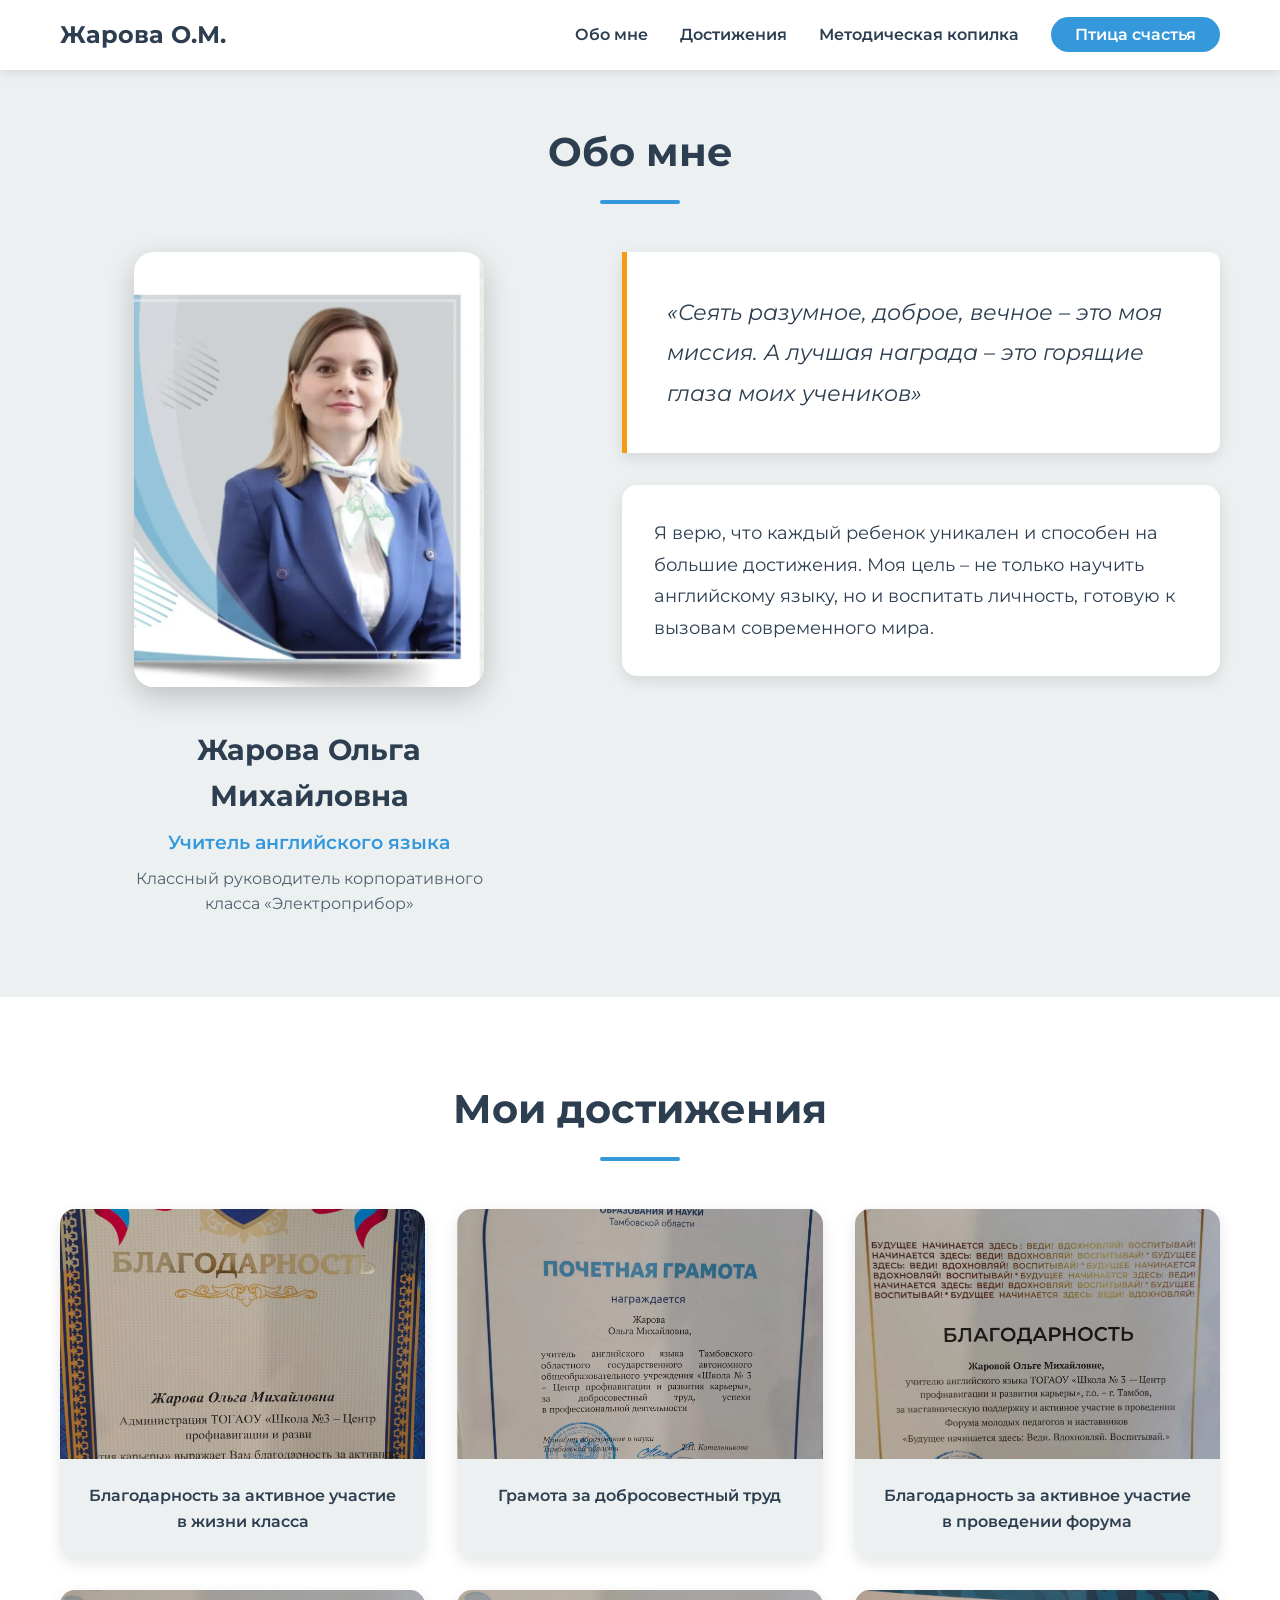
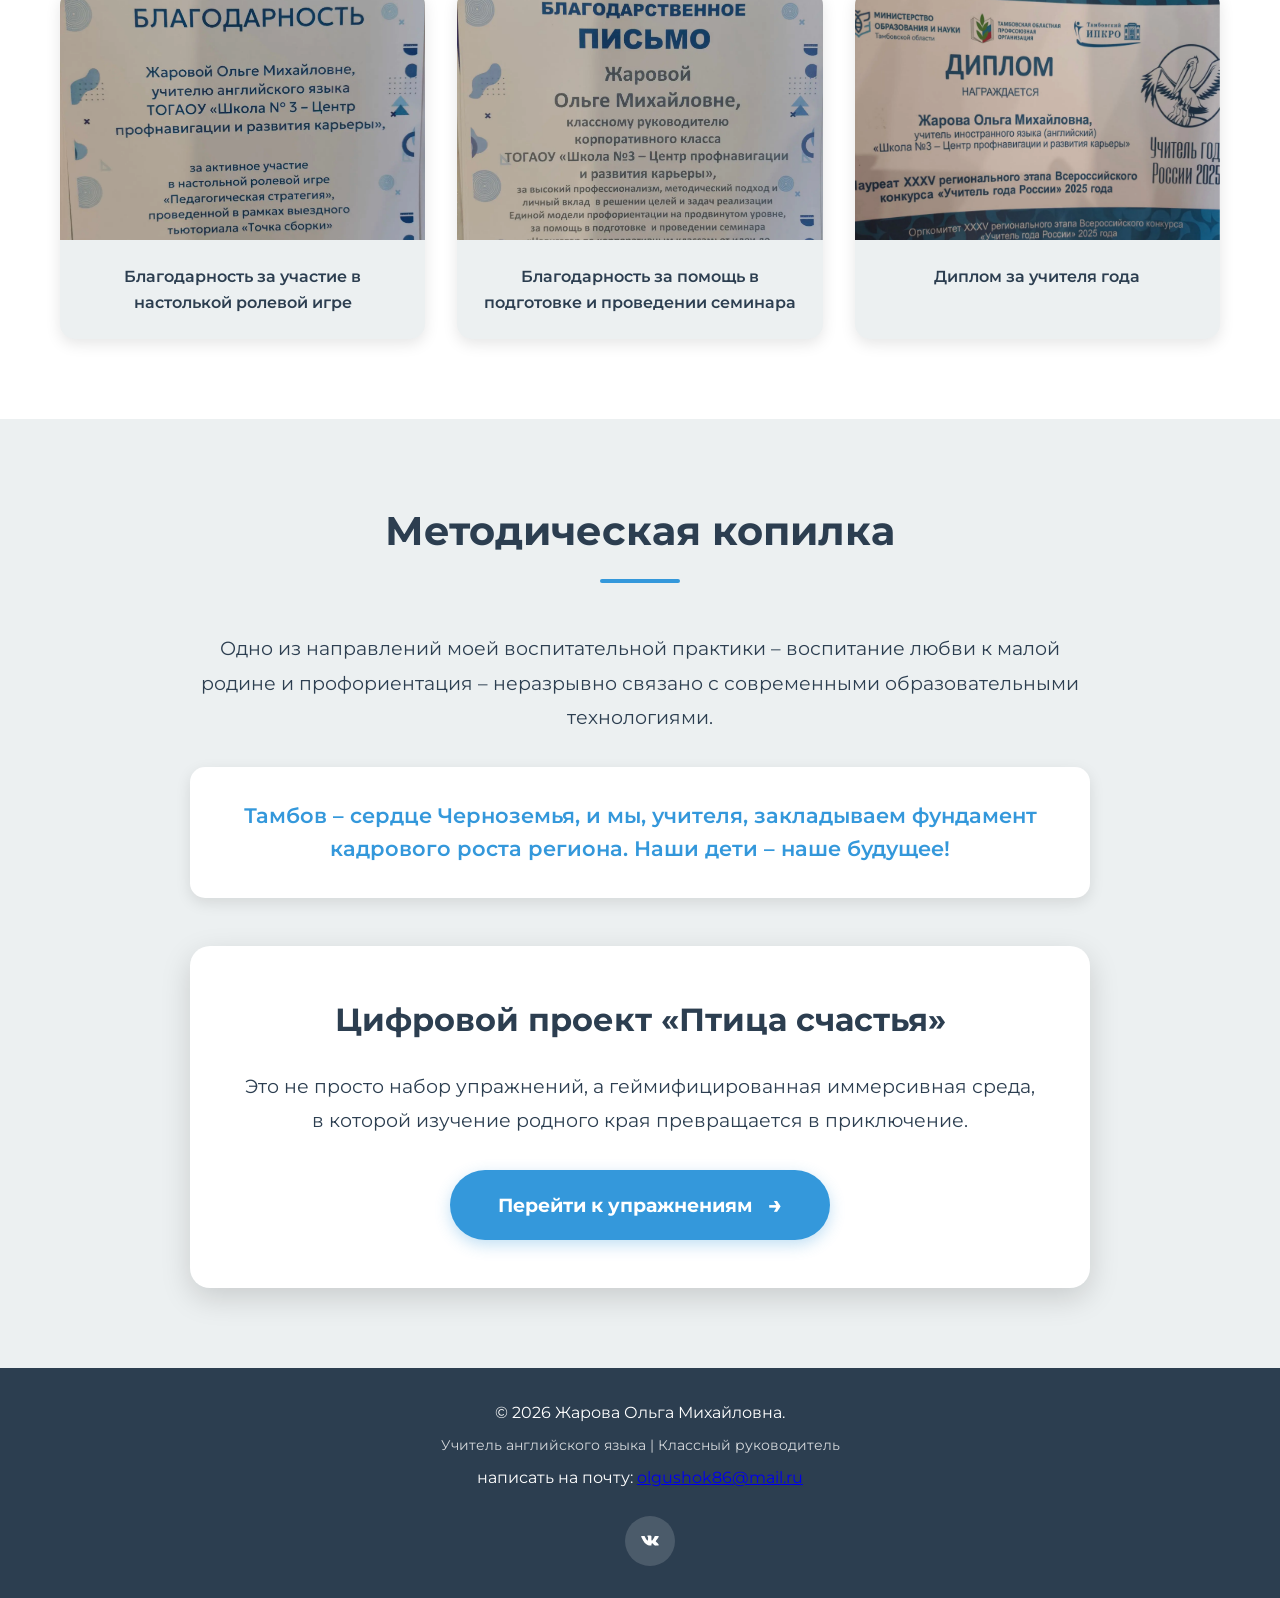
<file: index.html>
<!DOCTYPE html>
<html lang="ru">
<head>
    <meta charset="UTF-8">
    <meta name="viewport" content="width=device-width, initial-scale=1.0">
    <title>Жарова Ольга Михайловна - Учитель английского языка</title>
    <link rel="stylesheet" href="styles.css">
    <link href="https://fonts.googleapis.com/css2?family=Montserrat:wght@300;400;600;700&display=swap" rel="stylesheet">
</head>
<body>
    <!-- Навигация -->
    <nav class="navbar">
        <div class="container">
            <div class="logo">Жарова О.М.</div>
            <ul class="nav-links">
                <li><a href="#about">Обо мне</a></li>
                <li><a href="#achievements">Достижения</a></li>
                <li><a href="#methodology">Методическая копилка</a></li>
                <li><a href="game/index.html" class="game-btn">Птица счастья</a></li>
            </ul>
            <div class="burger">
                <div class="line1"></div>
                <div class="line2"></div>
                <div class="line3"></div>
            </div>
        </div>
    </nav>

    <!-- Раздел Обо мне -->
    <section id="about" class="about-section">
        <div class="container">
            <h2 class="section-title">Обо мне</h2>
            <div class="about-content">
                <div class="about-left">
                    <div class="about-image">
                        <img src="photos/Zharova.jfif" alt="Жарова Ольга Михайловна" class="teacher-photo">
                    </div>
                    <div class="teacher-name-block">
                        <h1 class="teacher-name">Жарова Ольга Михайловна</h1>
                        <p class="teacher-position">Учитель английского языка</p>
                        <p class="teacher-corporate">Классный руководитель корпоративного класса «Электроприбор»</p>
                    </div>
                </div>
                <div class="about-right">
                    <div class="quote-block">
                        <blockquote>
                            «Сеять разумное, доброе, вечное – это моя миссия. 
                            А лучшая награда – это горящие глаза моих учеников»
                        </blockquote>
                    </div>
                    <div class="teacher-info">
                        <p>Я верю, что каждый ребенок уникален и способен на большие достижения. 
                        Моя цель – не только научить английскому языку, но и воспитать личность, 
                        готовую к вызовам современного мира.</p>
                    </div>
                </div>
            </div>
        </div>
    </section>

    <!-- Раздел Достижения -->
    <section id="achievements" class="achievements-section">
        <div class="container">
            <h2 class="section-title">Мои достижения</h2>
            <div class="achievements-grid">
                <div class="achievement-card">
                    <div class="achievement-image">
                        <img src="photos/achievement-1.png" alt="Достижение 1" class="achievement-img" onclick="openLightbox(0)">
                    </div>
                    <p class="achievement-caption">Благодарность за активное участие в жизни класса</p>
                </div>
                <div class="achievement-card">
                    <div class="achievement-image">
                        <img src="photos/achievement-2.png" alt="Достижение 2" class="achievement-img" onclick="openLightbox(1)">
                    </div>
                    <p class="achievement-caption">Грамота за добросовестный труд</p>
                </div>
                <div class="achievement-card">
                    <div class="achievement-image">
                        <img src="photos/achievement-3.png" alt="Достижение 3" class="achievement-img" onclick="openLightbox(2)">
                    </div>
                    <p class="achievement-caption">Благодарность за активное участие в проведении форума</p>
                </div>
                <div class="achievement-card">
                    <div class="achievement-image">
                        <img src="photos/achievement-4.png" alt="Достижение 4" class="achievement-img" onclick="openLightbox(3)">
                    </div>
                    <p class="achievement-caption">Благодарность за участие в настолькой ролевой игре</p>
                </div>
                <div class="achievement-card">
                    <div class="achievement-image">
                        <img src="photos/achievement-5.png" alt="Достижение 5" class="achievement-img" onclick="openLightbox(4)">
                    </div>
                    <p class="achievement-caption">Благодарность за помощь в подготовке и проведении семинара</p>
                </div>
                <div class="achievement-card">
                    <div class="achievement-image">
                        <img src="photos/achievement-6.png" alt="Достижение 6" class="achievement-img" onclick="openLightbox(5)">
                    </div>
                    <p class="achievement-caption">Диплом за учителя года</p>
                </div>
            </div>
        </div>
    </section>

    <!-- Lightbox для просмотра фото на весь экран -->
    <div id="lightbox" class="lightbox" onclick="closeLightbox()">
        <span class="lightbox-close">&times;</span>
        <img class="lightbox-content" id="lightbox-img">
        <div class="lightbox-caption" id="lightbox-caption"></div>
    </div>

    <!-- Раздел Методическая копилка -->
    <section id="methodology" class="methodology-section">
        <div class="container">
            <h2 class="section-title">Методическая копилка</h2>
            <div class="methodology-content">
                <div class="methodology-text">
                    <p class="intro-text">
                        Одно из направлений моей воспитательной практики – воспитание любви к малой родине 
                        и профориентация – неразрывно связано с современными образовательными технологиями.
                    </p>
                    <p class="highlight-text">
                        Тамбов – сердце Черноземья, и мы, учителя, закладываем фундамент кадрового роста региона. 
                        Наши дети – наше будущее!
                    </p>
                    <div class="project-block">
                        <h3>Цифровой проект «Птица счастья»</h3>
                        <p>
                            Это не просто набор упражнений, а геймифицированная иммерсивная среда, 
                            в которой изучение родного края превращается в приключение.
                        </p>
                        <a href="game/index.html" class="cta-button">
                            Перейти к упражнениям
                            <span class="arrow">→</span>
                        </a>
                    </div>
                </div>
            </div>
        </div>
    </section>

    <!-- Футер -->
    <footer class="footer">
        <div class="container">
            <p>&copy; 2026 Жарова Ольга Михайловна.</p>
            <p class="footer-subtitle">Учитель английского языка | Классный руководитель</p>
            <p class="footer-subtitle"></p>написать на почту: <a href="mailto:olgushok86@mail.ru" title="Написать на почту">olgushok86@mail.ru</p>
            
            <div class="social-links">
                <a href="https://vk.com/id20515601" target="_blank" class="social-icon vk" title="ВКонтакте">
                    <svg viewBox="0 0 24 24" xmlns="http://www.w3.org/2000/svg">
                        <path d="M12.785 16.241s.288-.032.435-.192c.136-.148.132-.427.132-.427s-.019-1.305.582-1.496c.593-.188 1.353 1.251 2.159 1.807.611.421 1.075.329 1.075.329l2.16-.03s1.129-.071.594-.964c-.044-.073-.312-.661-1.607-1.868-1.355-1.263-1.173-1.059.458-3.246.993-1.33 1.39-2.143 1.267-2.49-.118-.332-.848-.244-.848-.244l-2.436.015s-.18-.025-.315.056c-.131.079-.216.263-.216.263s-.387 1.03-.903 1.906c-1.089 1.849-1.524 1.947-1.702 1.832-.414-.267-.31-1.074-.31-1.648 0-1.79.271-2.537-.529-2.73-.266-.064-.461-.106-1.14-.113-.87-.009-1.606.003-2.023.207-.277.136-.491.439-.361.456.161.021.525.098.718.362.249.34.24 1.102.24 1.102s.143 2.109-.334 2.37c-.327.179-.776-.186-1.739-1.854-.493-.855-.865-1.8-.865-1.8s-.072-.176-.2-.271c-.155-.115-.372-.151-.372-.151l-2.315.015s-.348.01-.476.161c-.114.135-.009.413-.009.413s1.816 4.244 3.871 6.383c1.884 1.963 4.024 1.834 4.024 1.834h.97z"/>
                    </svg>
                </a>
                

                </a>
            </div>
        </div>
    </footer>

    <script src="script.js"></script>
</body>
</html>
</file>
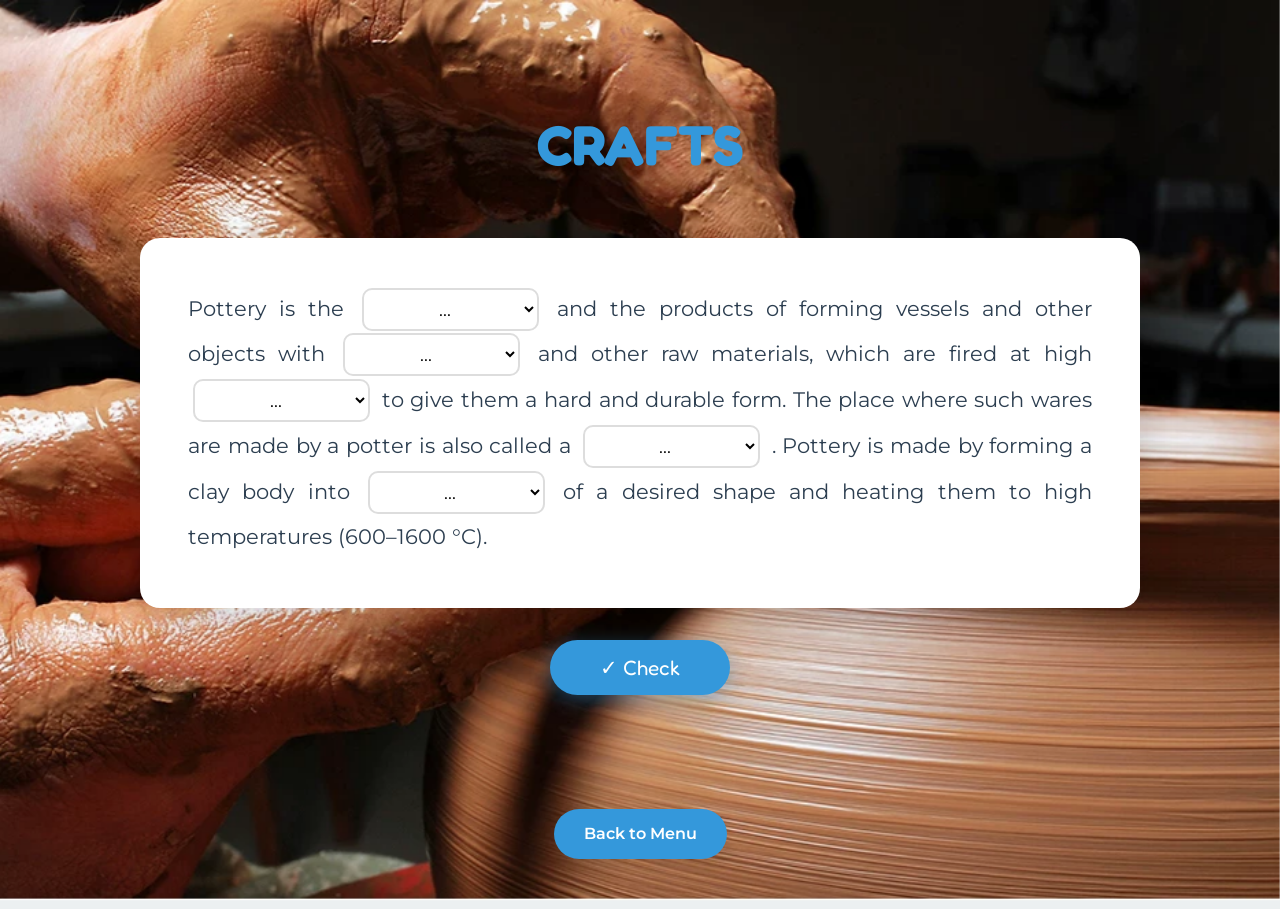
<file: game/crafts/index.html>
<!DOCTYPE html>
<html lang="en">
<head>
    <meta charset="UTF-8">
    <meta name="viewport" content="width=device-width, initial-scale=1.0">
    <title>Crafts - The Bird of Happiness</title>
    <link rel="stylesheet" href="../game-styles.css">
    <link rel="stylesheet" href="crafts.css">
    <link href="https://fonts.googleapis.com/css2?family=Fredoka+One&family=Montserrat:wght@400;600;700&display=swap" rel="stylesheet">
</head>
<body class="task-page crafts-page">
    <!-- Фоновое изображение -->
    <div class="game-background">
        <img src="./photos/glina.png" alt="The Bird of Happiness" class="bg-image">
        <div class="overlay"></div>
    </div>

    <div class="crafts-container">
        <h1 class="crafts-title">CRAFTS</h1>
        
        <div class="exercise-box">
            <p class="exercise-text">
                Pottery is the 
                <span class="dropdown-container">
                    <select class="word-select" id="blank1">
                        <option value="">...</option>
                        <option value="process">process</option>
                        <option value="clay">clay</option>
                        <option value="temperatures">temperatures</option>
                        <option value="pottery">pottery</option>
                        <option value="objects">objects</option>
                    </select>
                </span>
                and the products of forming vessels and other objects with 
                <span class="dropdown-container">
                    <select class="word-select" id="blank2">
                        <option value="">...</option>
                        <option value="process">process</option>
                        <option value="clay">clay</option>
                        <option value="temperatures">temperatures</option>
                        <option value="pottery">pottery</option>
                        <option value="objects">objects</option>
                    </select>
                </span>
                and other raw materials, which are fired at high 
                <span class="dropdown-container">
                    <select class="word-select" id="blank3">
                        <option value="">...</option>
                        <option value="process">process</option>
                        <option value="clay">clay</option>
                        <option value="temperatures">temperatures</option>
                        <option value="pottery">pottery</option>
                        <option value="objects">objects</option>
                    </select>
                </span>
                to give them a hard and durable form. The place where such wares are made by a potter is also called a 
                <span class="dropdown-container">
                    <select class="word-select" id="blank4">
                        <option value="">...</option>
                        <option value="process">process</option>
                        <option value="clay">clay</option>
                        <option value="temperatures">temperatures</option>
                        <option value="pottery">pottery</option>
                        <option value="objects">objects</option>
                    </select>
                </span>
                . Pottery is made by forming a clay body into 
                <span class="dropdown-container">
                    <select class="word-select" id="blank5">
                        <option value="">...</option>
                        <option value="process">process</option>
                        <option value="clay">clay</option>
                        <option value="temperatures">temperatures</option>
                        <option value="pottery">pottery</option>
                        <option value="objects">objects</option>
                    </select>
                </span>
                of a desired shape and heating them to high temperatures (600–1600 °C).
            </p>
        </div>

        <button class="check-btn" onclick="checkAnswers()">
            ✓ Check
        </button>

        <div class="result-message" id="resultMessage"></div>

        <div class="navigation-buttons">
            <a href="../index.html" class="nav-btn home">Back to Menu</a>
        </div>
    </div>

    <script src="crafts.js"></script>
</body>
</html>
</file>
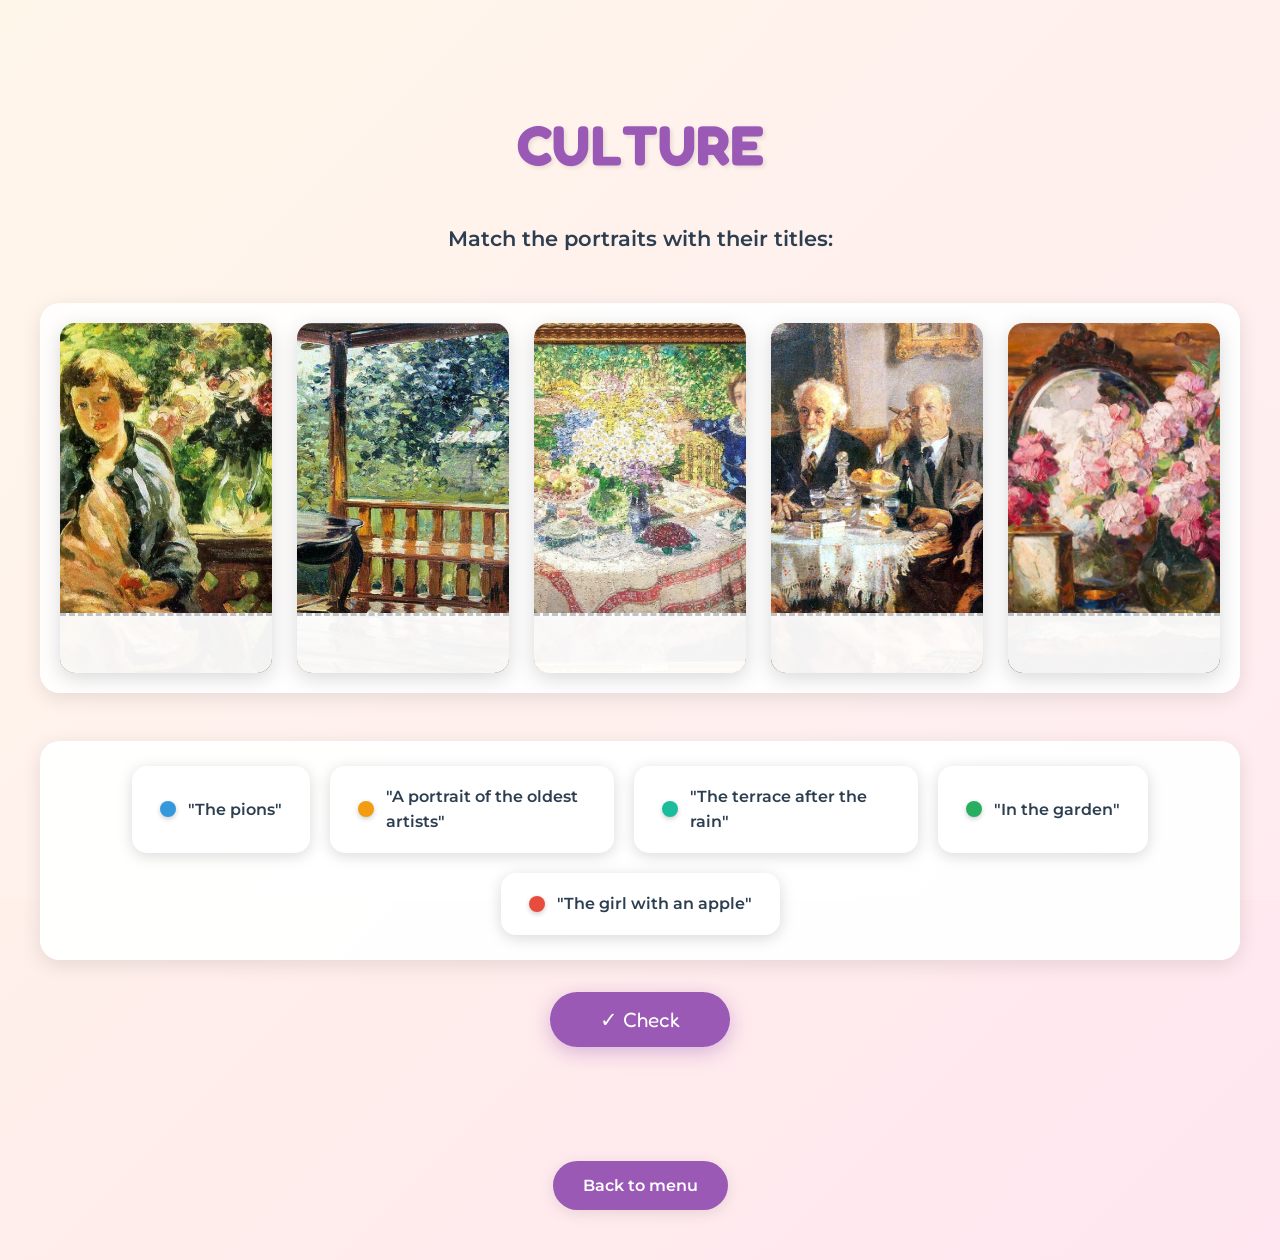
<file: game/culture/index.html>
<!DOCTYPE html>
<html lang="en">
<head>
    <meta charset="UTF-8">
    <meta name="viewport" content="width=device-width, initial-scale=1.0">
    <title>Culture - The Bird of Happiness</title>
    <link rel="stylesheet" href="../game-styles.css">
    <link rel="stylesheet" href="culture.css">
    <link href="https://fonts.googleapis.com/css2?family=Fredoka+One&family=Montserrat:wght@400;600;700&display=swap" rel="stylesheet">
</head>
<body class="task-page culture-page">
    <!-- Фоновое изображение -->
    <div class="game-background">
        <div class="overlay"></div>
    </div>

    <div class="culture-container">
        <h1 class="culture-title">CULTURE</h1>
        
        <div class="instruction">
            <p>Match the portraits with their titles:</p>
        </div>

        <!-- Портреты с зонами для сброса -->
        <div class="portraits-grid" id="portraitsGrid">
            <!-- Портреты будут добавлены через JS с рандомизацией -->
        </div>

        <!-- Названия для перетаскивания -->
        <div class="titles-container" id="titlesContainer">
            <!-- Названия будут добавлены через JS с рандомизацией -->
        </div>

        <button class="check-btn" onclick="checkMatches()">
            ✓ Check
        </button>

        <div class="result-message" id="resultMessage"></div>

        <div class="navigation-buttons">
            <a href="../index.html" class="nav-btn home">Back to menu</a>
        </div>
    </div>

    <!-- Lightbox для просмотра портретов -->
    <div id="lightbox" class="lightbox" onclick="closeLightbox()">
        <span class="lightbox-close">&times;</span>
        <img class="lightbox-content" id="lightbox-img">
    </div>

    <script src="culture.js"></script>
</body>
</html>
</file>
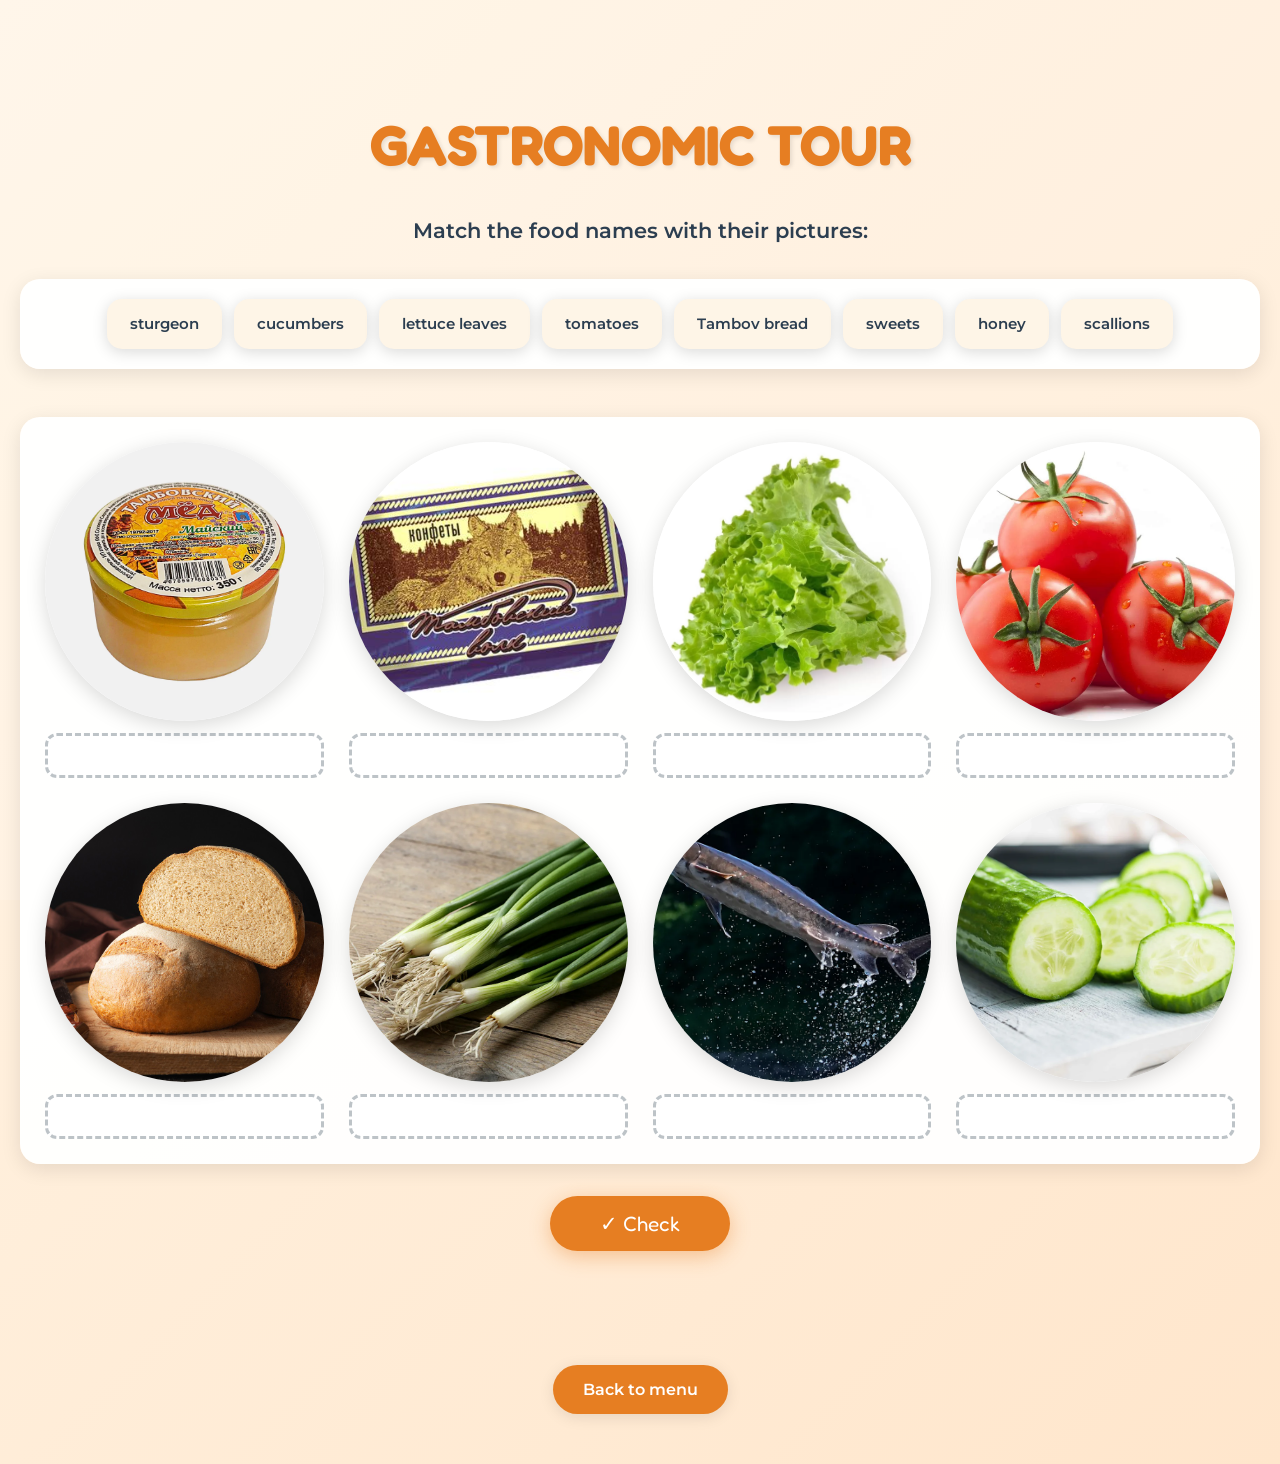
<file: game/gastronomic/index.html>
<!DOCTYPE html>
<html lang="en">
<head>
    <meta charset="UTF-8">
    <meta name="viewport" content="width=device-width, initial-scale=1.0">
    <title>Gastronomic Tour - The Bird of Happiness</title>
    <link rel="stylesheet" href="../game-styles.css">
    <link rel="stylesheet" href="gastronomic.css">
    <link href="https://fonts.googleapis.com/css2?family=Fredoka+One&family=Montserrat:wght@400;600;700&display=swap" rel="stylesheet">
</head>
<body class="task-page gastronomic-page">
    <!-- Фоновое изображение -->
    <div class="game-background">

        <div class="overlay"></div>
    </div>

    <div class="gastronomic-container">
        <h1 class="gastronomic-title">GASTRONOMIC TOUR</h1>
        
        <div class="instruction">
            <p>Match the food names with their pictures:</p>
        </div>

        <!-- Названия для перетаскивания -->
        <div class="labels-container" id="labelsContainer">
            <!-- Будут добавлены через JS -->
        </div>

        <!-- Изображения еды с зонами для сброса -->
        <div class="food-grid" id="foodGrid">
            <!-- Будут добавлены через JS -->
        </div>

        <button class="check-btn" onclick="checkMatches()">
            ✓ Check
        </button>

        <div class="result-message" id="resultMessage"></div>

        <div class="navigation-buttons">
            <a href="../index.html" class="nav-btn home">Back to menu</a>
        </div>
    </div>

    <!-- Lightbox для просмотра фото -->
    <div id="lightbox" class="lightbox" onclick="closeLightbox()">
        <span class="lightbox-close">&times;</span>
        <img class="lightbox-content" id="lightbox-img">
    </div>

    <!-- Финальное popup -->
    <div id="finalPopup" class="final-popup">
        <div class="popup-content">
            <div class="popup-emoji">🎉</div>
            <h2 class="popup-title">Fabulously!</h2>
            <p class="popup-text">You've completed all questions successfully!</p>
            <button class="menu-btn" onclick="goToMenu()">
                Back to Menu
            </button>
        </div>
    </div>

    <script src="gastronomic.js"></script>
</body>
</html>
</file>
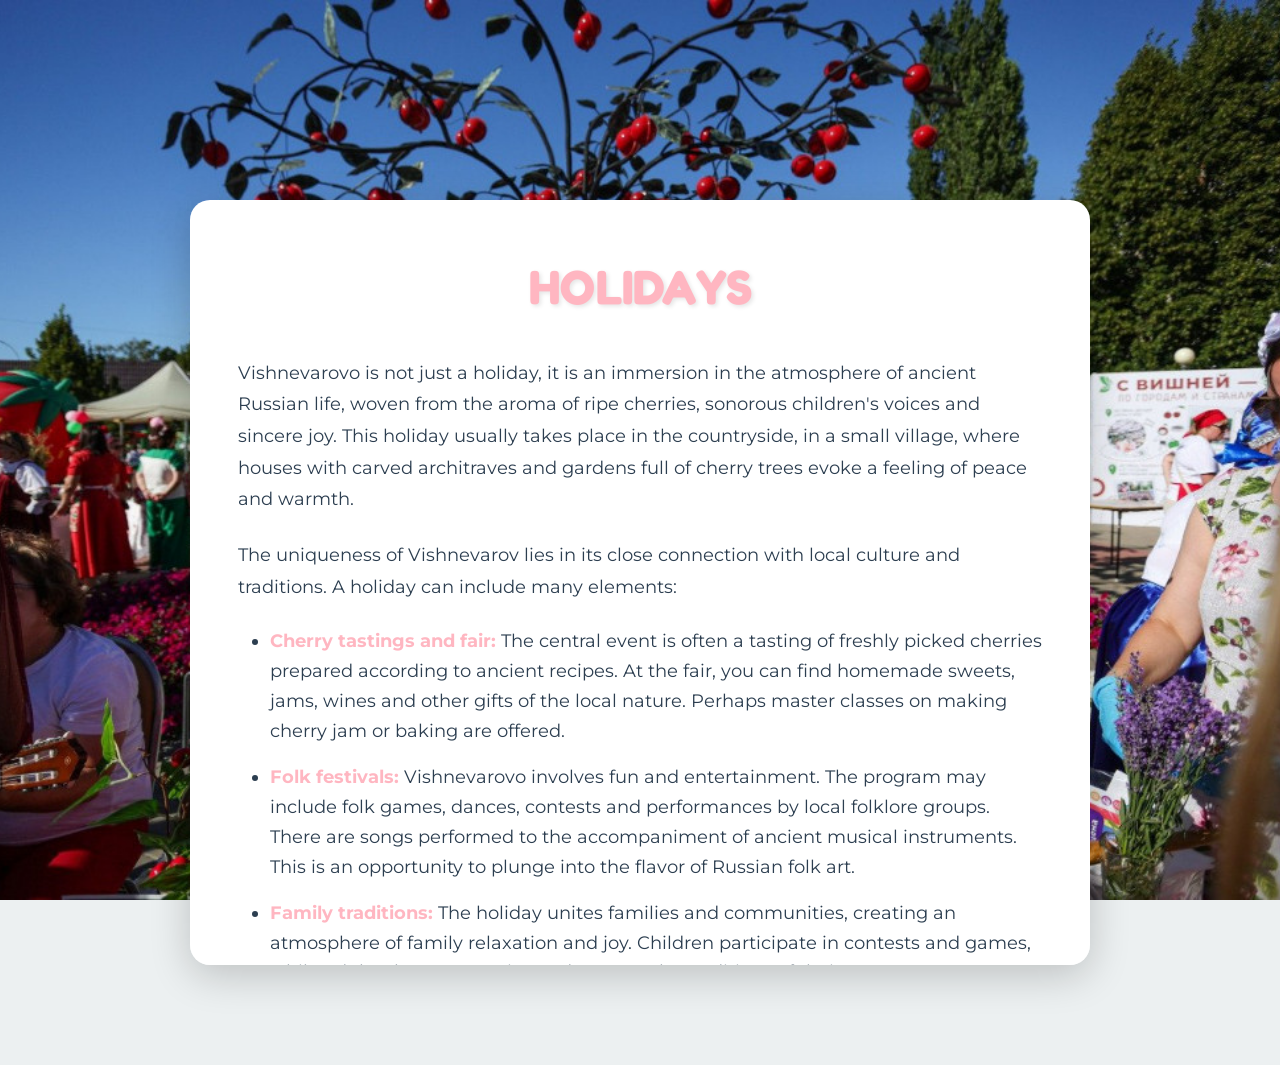
<file: game/holidays/index.html>
<!DOCTYPE html>
<html lang="en">
<head>
    <meta charset="UTF-8">
    <meta name="viewport" content="width=device-width, initial-scale=1.0">
    <title>Holidays - The Bird of Happiness</title>
    <link rel="stylesheet" href="../game-styles.css">
    <link rel="stylesheet" href="holidays.css">
    <link href="https://fonts.googleapis.com/css2?family=Fredoka+One&family=Montserrat:wght@400;600;700&display=swap" rel="stylesheet">
</head>
<body class="task-page holidays-page">
    <!-- Первый слайд - текст -->
    <div id="introSlide" class="intro-slide">
        <div class="game-background">
            <img src="./photos/bird-background1.png" alt="The Bird of Happiness" class="bg-image">
            <div class="overlay"></div>
        </div>
        
        <div class="intro-content">
            <h1 class="intro-title">HOLIDAYS</h1>
            <div class="intro-text">
                <p>Vishnevarovo is not just a holiday, it is an immersion in the atmosphere of ancient Russian life, woven from the aroma of ripe cherries, sonorous children's voices and sincere joy. This holiday usually takes place in the countryside, in a small village, where houses with carved architraves and gardens full of cherry trees evoke a feeling of peace and warmth.</p>
                
                <p>The uniqueness of Vishnevarov lies in its close connection with local culture and traditions. A holiday can include many elements:</p>
                
                <ul>
                    <li><strong>Cherry tastings and fair:</strong> The central event is often a tasting of freshly picked cherries prepared according to ancient recipes. At the fair, you can find homemade sweets, jams, wines and other gifts of the local nature. Perhaps master classes on making cherry jam or baking are offered.</li>
                    
                    <li><strong>Folk festivals:</strong> Vishnevarovo involves fun and entertainment. The program may include folk games, dances, contests and performances by local folklore groups. There are songs performed to the accompaniment of ancient musical instruments. This is an opportunity to plunge into the flavor of Russian folk art.</li>
                    
                    <li><strong>Family traditions:</strong> The holiday unites families and communities, creating an atmosphere of family relaxation and joy. Children participate in contests and games, while adults share memories and support the traditions of their ancestors.</li>
                    
                    <li><strong>Cultural program:</strong> Within the framework of Vishnevarov, presentations of local history, exhibitions of folk crafts, stories about life in ancient villages, acquaintance with local legends and legends can take place. This is an opportunity to learn about the history and culture of the place where the celebration takes place.</li>
                </ul>
                
                <p>In general, Vishnevarovo is not just a delicious holiday, it is an opportunity to get acquainted with the rich history and culture, as well as enjoy the beauty of nature and sincere communication with people. It is a memory of the past that has come alive in the present, and the promise of a bright future that fills the heart with a sense of unity with the roots.</p>
            </div>
            
            <button class="start-btn" onclick="startQuiz()">
                Start Quiz
                <span class="arrow">→</span>
            </button>
        </div>
    </div>

    <!-- Слайды с вопросами -->
    <div id="quizSlides" class="quiz-slides" style="display: none;">
        <div class="quiz-container">
            <!-- Кнопка возврата к тексту -->
            <button class="back-to-text-btn" onclick="backToText()">
                ← Back to text
            </button>
            <div class="question-counter" id="questionCounter">1/7</div>
            
            <!-- Вопрос -->
            <div class="question-box">
                <p class="question-text" id="questionText"></p>
                <span class="emoji">😊</span>
            </div>
            
            <div class="answer-options">
                <button class="answer-btn" id="trueBtn" onclick="checkAnswer(true)">
                    <span class="check-icon"></span>
                    True
                </button>
                <button class="answer-btn" id="falseBtn" onclick="checkAnswer(false)">
                    <span class="check-icon"></span>
                    False
                </button>
            </div>
            
            <!-- Кнопка следующего вопроса -->
            <button class="next-btn" id="nextBtn" onclick="nextQuestion()" style="display: none;">
                Next Question →
            </button>
        </div>
    </div>

    <!-- Финальное popup окно -->
    <div id="finalPopup" class="final-popup">
        <div class="popup-content">
            <div class="popup-emoji">🎉</div>
            <h2 class="popup-title">Fabulously!</h2>
            <p class="popup-text">You've completed all questions successfully!</p>
            <button class="menu-btn" onclick="goToMenu()">
                Back to Menu
            </button>
        </div>
    </div>

    <script src="holidays.js"></script>
</body>
</html>
</file>
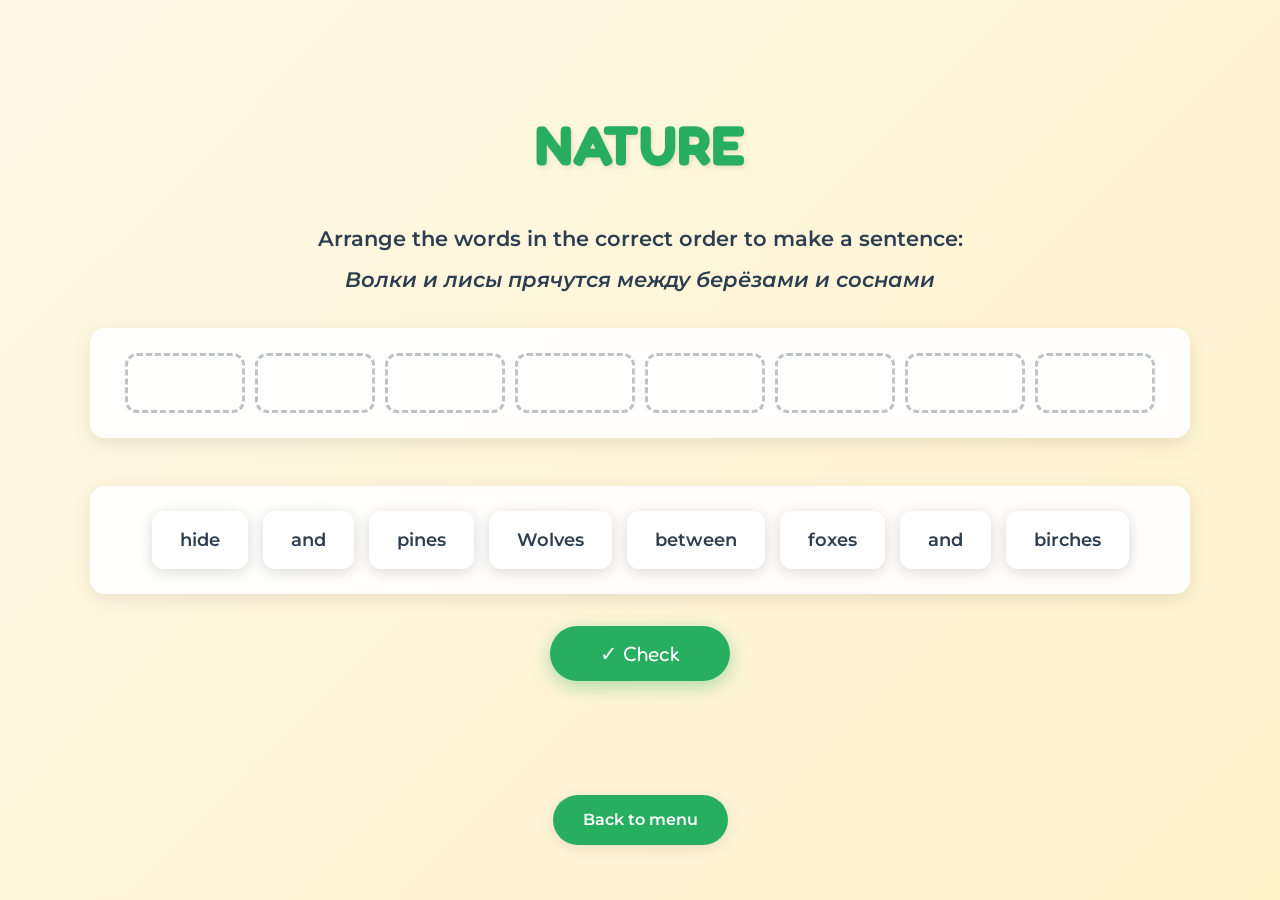
<file: game/nature/index.html>
<!DOCTYPE html>
<html lang="en">
<head>
    <meta charset="UTF-8">
    <meta name="viewport" content="width=device-width, initial-scale=1.0">
    <title>Nature - The Bird of Happiness</title>
    <link rel="stylesheet" href="../game-styles.css">
    <link rel="stylesheet" href="nature.css">
    <link href="https://fonts.googleapis.com/css2?family=Fredoka+One&family=Montserrat:wght@400;600;700&display=swap" rel="stylesheet">
</head>
<body class="task-page nature-page">

    <div class="nature-container">
        <h1 class="nature-title">NATURE</h1>
        
        <div class="instruction">
            <p>Arrange the words in the correct order to make a sentence:</p>
            <p class="translation">Волки и лисы прячутся между берёзами и соснами</p>
        </div>

        <!-- Слоты для слов -->
        <div class="sentence-container" id="sentenceContainer">
            <div class="word-slot" data-index="0"></div>
            <div class="word-slot" data-index="1"></div>
            <div class="word-slot" data-index="2"></div>
            <div class="word-slot" data-index="3"></div>
            <div class="word-slot" data-index="4"></div>
            <div class="word-slot" data-index="5"></div>
            <div class="word-slot" data-index="6"></div>
            <div class="word-slot" data-index="7"></div>
        </div>

        <!-- Слова для перетаскивания (ПЕРЕМЕШАНЫ) -->
        <div class="words-container" id="wordsContainer">
            <div class="word-draggable" draggable="true" data-word="hide" data-id="1">
                <span class="word-text">hide</span>
            </div>
            <div class="word-draggable" draggable="true" data-word="and" data-id="2">
                <span class="word-text">and</span>
            </div>
            <div class="word-draggable" draggable="true" data-word="pines" data-id="3">
                <span class="word-text">pines</span>
            </div>
            <div class="word-draggable" draggable="true" data-word="Wolves" data-id="4">
                <span class="word-text">Wolves</span>
            </div>
            <div class="word-draggable" draggable="true" data-word="between" data-id="5">
                <span class="word-text">between</span>
            </div>
            <div class="word-draggable" draggable="true" data-word="foxes" data-id="6">
                <span class="word-text">foxes</span>
            </div>
            <div class="word-draggable" draggable="true" data-word="and" data-id="7">
                <span class="word-text">and</span>
            </div>
            <div class="word-draggable" draggable="true" data-word="birches" data-id="8">
                <span class="word-text">birches</span>
            </div>
        </div>

        <button class="check-btn" onclick="checkSentence()">
            ✓ Check
        </button>

        <div class="result-message" id="resultMessage"></div>

        <div class="navigation-buttons">
            <a href="../index.html" class="nav-btn home">Back to menu</a>
        </div>
    </div>

    <script src="nature.js"></script>
</body>
</html>
</file>
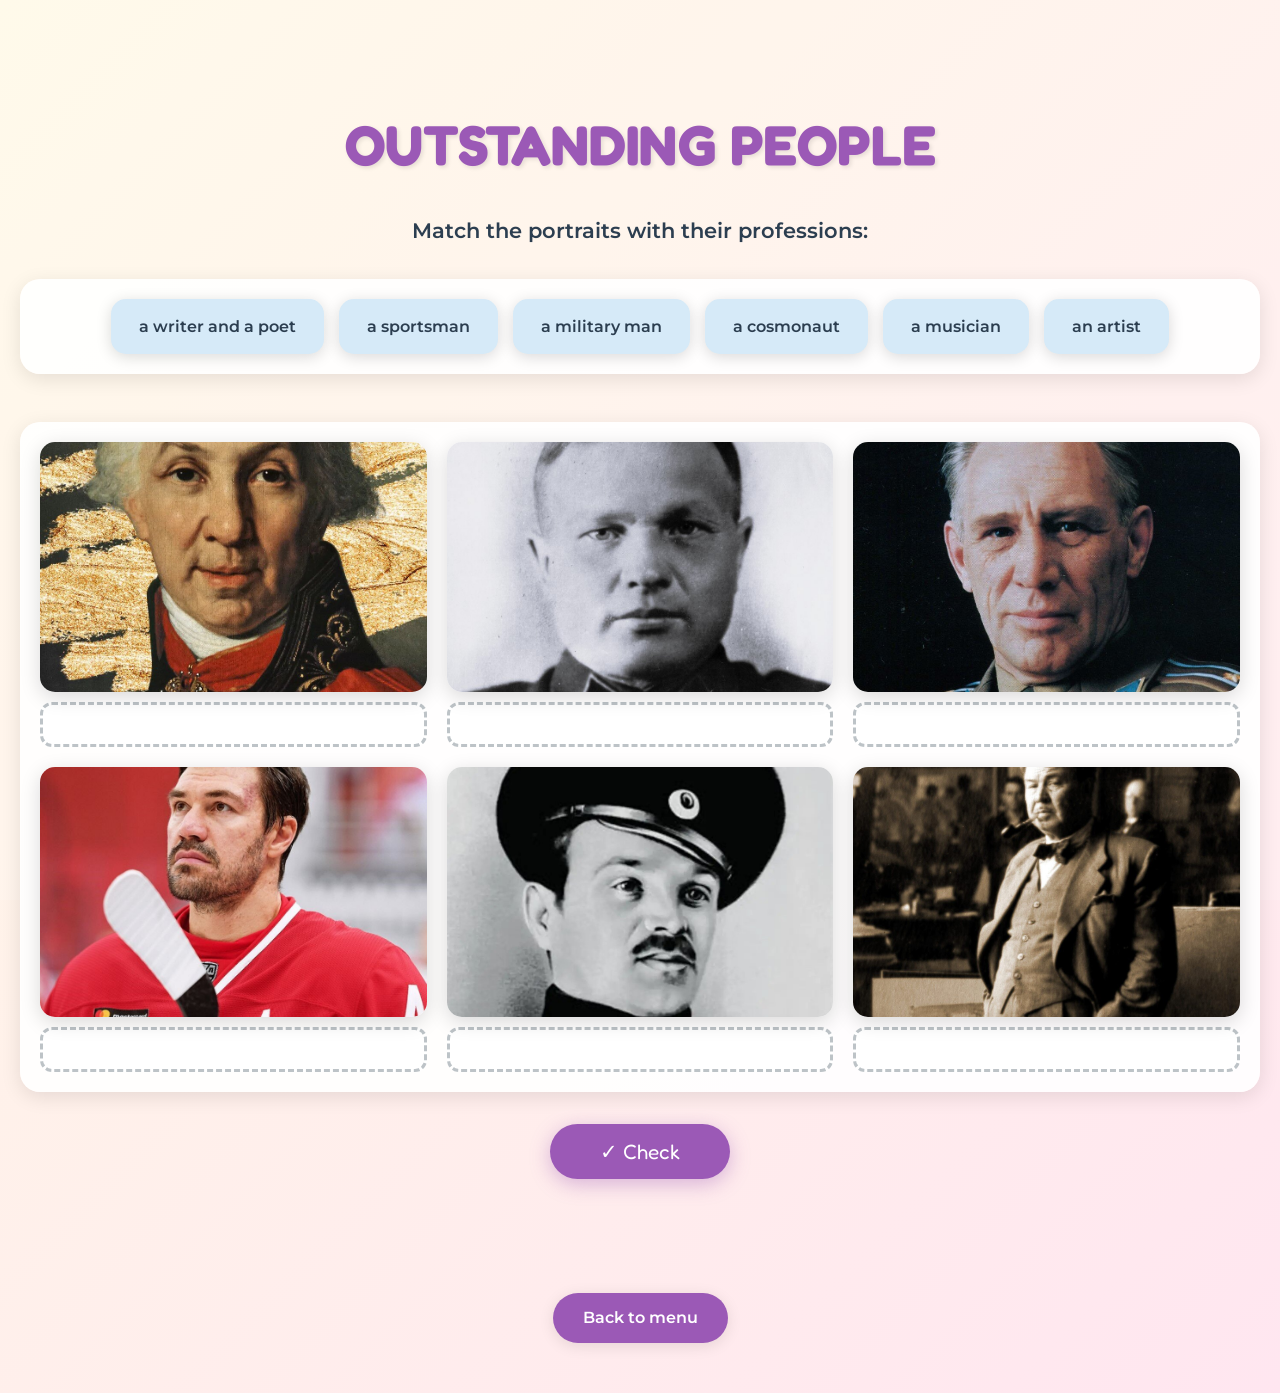
<file: game/people/index.html>
<!DOCTYPE html>
<html lang="en">
<head>
    <meta charset="UTF-8">
    <meta name="viewport" content="width=device-width, initial-scale=1.0">
    <title>Outstanding People - The Bird of Happiness</title>
    <link rel="stylesheet" href="../game-styles.css">
    <link rel="stylesheet" href="people.css">
    <link href="https://fonts.googleapis.com/css2?family=Fredoka+One&family=Montserrat:wght@400;600;700&display=swap" rel="stylesheet">
</head>
<body class="task-page people-page">
    <!-- Фоновое изображение -->
    <div class="game-background">
        <div class="overlay"></div>
    </div>

    <div class="people-container">
        <h1 class="people-title">OUTSTANDING PEOPLE</h1>
        
        <div class="instruction">
            <p>Match the portraits with their professions:</p>
        </div>

        <!-- Подписи для перетаскивания -->
        <div class="labels-container" id="labelsContainer">
            <!-- Будут добавлены через JS -->
        </div>

        <!-- Фотографии с зонами для сброса -->
        <div class="photos-grid" id="photosGrid">
            <!-- Будут добавлены через JS -->
        </div>

        <button class="check-btn" onclick="checkMatches()">
            ✓ Check
        </button>

        <div class="result-message" id="resultMessage"></div>

        <div class="navigation-buttons">
            <a href="../index.html" class="nav-btn home">Back to menu</a>
        </div>
    </div>

    <!-- Lightbox для просмотра фото -->
    <div id="lightbox" class="lightbox" onclick="closeLightbox()">
        <span class="lightbox-close">&times;</span>
        <img class="lightbox-content" id="lightbox-img">
    </div>

    <!-- Финальное popup -->
    <div id="finalPopup" class="final-popup">
        <div class="popup-content">
            <div class="popup-emoji">🎉</div>
            <h2 class="popup-title">Fabulously!</h2>
            <p class="popup-text">You've completed all questions successfully!</p>
            <button class="menu-btn" onclick="goToMenu()">
                Back to Menu
            </button>
        </div>
    </div>

    <script src="people.js"></script>
</body>
</html>
</file>
<file: styles.css>
* {
    margin: 0;
    padding: 0;
    box-sizing: border-box;
}

:root {
    --primary-color: #2c3e50;
    --secondary-color: #3498db;
    --accent-color: #e74c3c;
    --gold-color: #f39c12;
    --light-bg: #ecf0f1;
    --text-color: #2c3e50;
    --white: #ffffff;
    --button-primary: #3498db;
    --button-hover: #2980b9;
    --button-game: #3498db;
    --button-game-hover: #2980b9;
}

body {
    font-family: 'Montserrat', sans-serif;
    line-height: 1.6;
    color: var(--text-color);
    overflow-x: hidden;
}

.container {
    max-width: 1200px;
    margin: 0 auto;
    padding: 0 20px;
}

/* Навигация */
.navbar {
    background: var(--white);
    box-shadow: 0 2px 10px rgba(0,0,0,0.1);
    position: fixed;
    width: 100%;
    top: 0;
    z-index: 1000;
    transition: all 0.3s ease;
}

.navbar .container {
    display: flex;
    justify-content: space-between;
    align-items: center;
    padding: 1rem 20px;
}

.logo {
    font-size: 1.5rem;
    font-weight: 700;
    color: var(--primary-color);
}

.nav-links {
    display: flex;
    list-style: none;
    align-items: center;
}

.nav-links li {
    margin-left: 2rem;
}

.nav-links a {
    text-decoration: none;
    color: var(--text-color);
    font-weight: 600;
    transition: color 0.3s ease;
    position: relative;
}

.nav-links a:hover {
    color: var(--secondary-color);
}

.nav-links a::after {
    content: '';
    position: absolute;
    bottom: -5px;
    left: 0;
    width: 0;
    height: 2px;
    background: var(--secondary-color);
    transition: width 0.3s ease;
}

.nav-links a:hover::after {
    width: 100%;
}

.game-btn {
    background: var(--button-game);
    color: var(--white) !important;
    padding: 0.5rem 1.5rem;
    border-radius: 25px;
    transition: background 0.3s ease, transform 0.3s ease !important;
}

.game-btn:hover {
    background: var(--button-game-hover);
    transform: translateY(-2px);
}

.game-btn::after {
    display: none !important;
}

/* Бургер меню */
.burger {
    display: none;
    cursor: pointer;
}

.burger div {
    width: 25px;
    height: 3px;
    background-color: var(--primary-color);
    margin: 5px;
    transition: all 0.3s ease;
}

/* Секции */
section {
    padding: 80px 0;
}

.section-title {
    text-align: center;
    font-size: 2.5rem;
    margin-bottom: 3rem;
    color: var(--primary-color);
    position: relative;
}

.section-title::after {
    content: '';
    display: block;
    width: 80px;
    height: 4px;
    background: var(--secondary-color);
    margin: 1rem auto;
    border-radius: 2px;
}

/* Обо мне - начало сайта */
.about-section {
    background: var(--light-bg);
    margin-top: 60px; /* Отступ для фиксированной навигации */
    padding-top: 60px;
}

.about-content {
    display: grid;
    grid-template-columns: 1fr 1.2fr;
    gap: 4rem;
    align-items: start;
}

.about-left {
    display: flex;
    flex-direction: column;
    align-items: center;
}

.about-image {
    width: 100%;
    max-width: 350px;
    margin-bottom: 2rem;
}

.teacher-photo {
    width: 100%;
    height: auto;
    border-radius: 20px;
    box-shadow: 0 10px 30px rgba(0,0,0,0.2);
    object-fit: cover;
}

.teacher-name-block {
    text-align: center;
    width: 100%;
    max-width: 350px;
}

.teacher-name {
    font-size: 1.8rem;
    color: var(--primary-color);
    margin-bottom: 0.5rem;
    font-weight: 700;
}

.teacher-position {
    font-size: 1.2rem;
    color: var(--secondary-color);
    margin-bottom: 0.5rem;
    font-weight: 600;
}

.teacher-corporate {
    font-size: 1rem;
    color: var(--text-color);
    opacity: 0.8;
}

.about-right {
    display: flex;
    flex-direction: column;
    gap: 2rem;
}

.quote-block {
    background: var(--white);
    padding: 2.5rem;
    border-left: 5px solid var(--gold-color);
    border-radius: 0 10px 10px 0;
    box-shadow: 0 5px 15px rgba(0,0,0,0.1);
}

blockquote {
    font-size: 1.4rem;
    font-style: italic;
    color: var(--text-color);
    line-height: 1.8;
}

.teacher-info {
    background: var(--white);
    padding: 2rem;
    border-radius: 15px;
    box-shadow: 0 5px 15px rgba(0,0,0,0.1);
}

.teacher-info p {
    font-size: 1.1rem;
    line-height: 1.8;
}

/* Достижения */
.achievements-section {
    background: var(--white);
}

.achievements-grid {
    display: grid;
    grid-template-columns: repeat(auto-fit, minmax(300px, 1fr));
    gap: 2rem;
}

.achievement-card {
    background: var(--light-bg);
    border-radius: 15px;
    overflow: hidden;
    box-shadow: 0 5px 15px rgba(0,0,0,0.1);
    transition: transform 0.3s ease, box-shadow 0.3s ease;
    cursor: pointer;
}

.achievement-card:hover {
    transform: translateY(-10px);
    box-shadow: 0 15px 30px rgba(0,0,0,0.2);
}

.achievement-image {
    width: 100%;
    height: 250px;
    overflow: hidden;
    background: #bdc3c7;
}

.achievement-img {
    width: 100%;
    height: 100%;
    object-fit: cover;
    transition: transform 0.3s ease;
}

.achievement-card:hover .achievement-img {
    transform: scale(1.05);
}

.achievement-caption {
    padding: 1.5rem;
    text-align: center;
    font-weight: 600;
    color: var(--primary-color);
}

/* Lightbox */
.lightbox {
    display: none;
    position: fixed;
    z-index: 2000;
    padding-top: 50px;
    left: 0;
    top: 0;
    width: 100%;
    height: 100%;
    overflow: auto;
    background-color: rgba(0, 0, 0, 0.95);
}

.lightbox-content {
    margin: auto;
    display: block;
    max-width: 90%;
    max-height: 85vh;
    object-fit: contain;
    animation: zoomIn 0.3s ease;
}

@keyframes zoomIn {
    from {
        transform: scale(0.8);
        opacity: 0;
    }
    to {
        transform: scale(1);
        opacity: 1;
    }
}

.lightbox-close {
    position: absolute;
    top: 20px;
    right: 35px;
    color: #f1f1f1;
    font-size: 40px;
    font-weight: bold;
    cursor: pointer;
    transition: 0.3s;
}

.lightbox-close:hover,
.lightbox-close:focus {
    color: #bbb;
    text-decoration: none;
}

.lightbox-caption {
    margin: auto;
    display: block;
    width: 80%;
    max-width: 700px;
    text-align: center;
    color: #ccc;
    padding: 10px 0;
    height: 150px;
    font-size: 1.2rem;
}

/* Методическая копилка */
.methodology-section {
    background: var(--light-bg);
}

.methodology-content {
    max-width: 900px;
    margin: 0 auto;
}

.intro-text {
    font-size: 1.2rem;
    line-height: 1.8;
    margin-bottom: 2rem;
    text-align: center;
}

.highlight-text {
    font-size: 1.3rem;
    font-weight: 600;
    color: var(--secondary-color);
    text-align: center;
    margin-bottom: 3rem;
    padding: 2rem;
    background: var(--white);
    border-radius: 15px;
    box-shadow: 0 5px 15px rgba(0,0,0,0.1);
}

.project-block {
    background: var(--white);
    padding: 3rem;
    border-radius: 20px;
    box-shadow: 0 10px 30px rgba(0,0,0,0.15);
    text-align: center;
}

.project-block h3 {
    font-size: 2rem;
    color: var(--primary-color);
    margin-bottom: 1.5rem;
}

.project-block p {
    font-size: 1.2rem;
    line-height: 1.8;
    margin-bottom: 2rem;
}

.cta-button {
    display: inline-flex;
    align-items: center;
    gap: 1rem;
    background: var(--button-primary);
    color: var(--white);
    padding: 1rem 3rem;
    border-radius: 50px;
    text-decoration: none;
    font-weight: 700;
    font-size: 1.2rem;
    transition: all 0.3s ease;
    box-shadow: 0 5px 15px rgba(52, 152, 219, 0.3);
}

.cta-button:hover {
    background: var(--button-hover);
    transform: translateY(-3px);
    box-shadow: 0 10px 25px rgba(52, 152, 219, 0.4);
}

.arrow {
    font-size: 1.5rem;
    transition: transform 0.3s ease;
}

.cta-button:hover .arrow {
    transform: translateX(5px);
}

/* Футер */
.footer {
    background: var(--primary-color);
    color: var(--white);
    text-align: center;
    padding: 2rem 0;
}

.footer-subtitle {
    margin-top: 0.5rem;
    opacity: 0.8;
    font-size: 0.9rem;
}

/* ===== СОЦИАЛЬНЫЕ ИКОНКИ В ФУТЕРЕ ===== */
.social-links {
    display: flex;
    justify-content: center;
    gap: 20px;
    margin-top: 25px;
}

.social-icon {
    display: inline-flex;
    align-items: center;
    justify-content: center;
    width: 50px;
    height: 50px;
    border-radius: 50%;
    background: rgba(255, 255, 255, 0.15);
    transition: all 0.3s ease;
    text-decoration: none;
}

.social-icon svg {
    width: 26px;
    height: 26px;
    fill: #ffffff;
    transition: fill 0.3s ease;
}

/* ВКонтакте */
.social-icon.vk:hover {
    background: #0077FF;
    transform: translateY(-3px);
    box-shadow: 0 5px 15px rgba(0, 119, 255, 0.4);
}

/* Mail.ru */
.social-icon.mail:hover {
    background: #FF9E00;
    transform: translateY(-3px);
    box-shadow: 0 5px 15px rgba(255, 158, 0, 0.4);
}

/* Адаптивность */
@media screen and (max-width: 480px) {
    .social-icon {
        width: 45px;
        height: 45px;
    }
    
    .social-icon svg {
        width: 22px;
        height: 22px;
    }
}

/* Анимации */
@keyframes fadeInUp {
    from {
        opacity: 0;
        transform: translateY(30px);
    }
    to {
        opacity: 1;
        transform: translateY(0);
    }
}

/* Адаптивность */
@media screen and (max-width: 968px) {
    .about-content {
        grid-template-columns: 1fr;
        gap: 3rem;
    }
    
    .about-left {
        order: 1;
    }
    
    .about-right {
        order: 2;
    }
    
    .teacher-name {
        font-size: 1.5rem;
    }
    
    .teacher-position {
        font-size: 1.1rem;
    }
}

@media screen and (max-width: 768px) {
    .nav-links {
        position: absolute;
        right: 0px;
        height: 92vh;
        top: 60px;
        background-color: var(--white);
        display: flex;
        flex-direction: column;
        align-items: center;
        width: 50%;
        transform: translateX(100%);
        transition: transform 0.5s ease-in;
        box-shadow: -2px 0 10px rgba(0,0,0,0.1);
        padding-top: 2rem;
    }

    .nav-links li {
        margin: 2rem 0;
    }

    .burger {
        display: block;
    }

    .nav-active {
        transform: translateX(0%);
    }

    .section-title {
        font-size: 2rem;
    }

    .achievements-grid {
        grid-template-columns: 1fr;
    }

    .project-block {
        padding: 2rem 1.5rem;
    }

    .cta-button {
        padding: 0.8rem 2rem;
        font-size: 1rem;
    }

    .lightbox-content {
        max-width: 95%;
    }

    .lightbox-caption {
        width: 90%;
        height: auto;
        font-size: 1rem;
    }
    
    blockquote {
        font-size: 1.2rem;
    }
}

@media screen and (max-width: 480px) {
    section {
        padding: 50px 0;
    }
    
    .about-section {
        margin-top: 60px;
        padding-top: 40px;
    }

    .teacher-name {
        font-size: 1.3rem;
    }
    
    .teacher-position {
        font-size: 1rem;
    }
    
    .teacher-corporate {
        font-size: 0.9rem;
    }

    .lightbox-close {
        font-size: 30px;
        top: 10px;
        right: 20px;
    }
}
</file>
<file: game/game-styles.css>
* {
    margin: 0;
    padding: 0;
    box-sizing: border-box;
}

:root {
    --primary-color: #2c3e50;
    --secondary-color: #3498db;
    --accent-color: #e74c3c;
    --gold-color: #f39c12;
    --light-bg: #ecf0f1;
    --text-color: #2c3e50;
    --white: #ffffff;
    --button-primary: #3498db;
    --button-hover: #2980b9;
    --button-game: #9b59b6;
    --button-game-hover: #8e44ad;
    
    /* Цвета кнопок меню */
    --color-holidays: #FFB6C1;
    --color-people: #9B59B6;
    --color-attractions: #4169E1;
    --color-crafts: #3498DB;
    --color-nature: #27AE60;
    --color-culture: #F1C40F;
    --color-gastronomic: #E67E22;
}

body {
    font-family: 'Montserrat', sans-serif;
    line-height: 1.6;
    color: var(--text-color);
    overflow-x: hidden;
}

.container {
    max-width: 1200px;
    margin: 0 auto;
    padding: 0 20px;
}

/* ===== ГЛАВНОЕ МЕНЮ ИГРЫ ===== */
.game-page {
    min-height: 100vh;
    position: relative;
    overflow: hidden;
}

.game-background {
    position: fixed;
    top: 0;
    left: 0;
    width: 100%;
    height: 100%;
    z-index: -1;
}

.bg-image {
    width: 100%;
    height: 100%;
    object-fit: cover;
    object-position: center;
}

/* Заголовок */
.game-header {
    text-align: center;
    padding: 30px 20px 20px;
}

.main-title {
    font-family: 'Fredoka One', cursive;
    font-size: 4rem;
    color: #FFD700;
    text-shadow: 
        3px 3px 0 #8B0000,
        -1px -1px 0 #8B0000,
        1px -1px 0 #8B0000,
        -1px 1px 0 #8B0000,
        1px 1px 0 #8B0000,
        0 0 20px rgba(255, 215, 0, 0.5);
    letter-spacing: 3px;
    animation: titlePulse 2s ease-in-out infinite;
}

@keyframes titlePulse {
    0%, 100% { transform: scale(1); }
    50% { transform: scale(1.02); }
}

/* Меню */
.game-menu {
    position: absolute;
    top: 50%;
    left: 15%;
    transform: translateY(-50%);
    z-index: 10;
}

.menu-container {
    display: flex;
    flex-direction: column;
    gap: 15px;
    background: rgba(255, 255, 255, 0.95);
    padding: 25px 30px;
    border-radius: 20px;
    box-shadow: 0 10px 40px rgba(0,0,0,0.3);
    backdrop-filter: blur(10px);
}

.menu-btn {
    display: flex;
    align-items: center;
    gap: 15px;
    text-decoration: none;
    padding: 8px 10px;
    border-radius: 10px;
    transition: all 0.3s ease;
    cursor: pointer;
}

.menu-btn:hover {
    transform: translateX(10px);
    background: rgba(0,0,0,0.05);
}

.btn-circle {
    width: 50px;
    height: 50px;
    border-radius: 50%;
    flex-shrink: 0;
    box-shadow: 0 3px 10px rgba(0,0,0,0.2);
    transition: transform 0.3s ease, box-shadow 0.3s ease;
}

.menu-btn:hover .btn-circle {
    transform: scale(1.15);
    box-shadow: 0 5px 15px rgba(0,0,0,0.3);
}

.btn-label {
    font-family: 'Fredoka One', cursive;
    font-size: 1.1rem;
    color: var(--primary-color);
    line-height: 1.2;
    text-transform: uppercase;
}

/* Цвета кнопок */
.holidays .btn-circle { background: var(--color-holidays); }
.people .btn-circle { background: var(--color-people); }
.attractions .btn-circle { background: var(--color-attractions); }
.crafts .btn-circle { background: var(--color-crafts); }
.nature .btn-circle { background: var(--color-nature); }
.culture .btn-circle { background: var(--color-culture); }
.gastronomic .btn-circle { background: var(--color-gastronomic); }

/* Подпись автора */
.author-signature {
    position: fixed;
    bottom: 30px;
    right: 30px;
    z-index: 100;
}

.signature-box {
    display: flex;
    align-items: center;
    gap: 12px;
    background: var(--white);
    padding: 12px 20px;
    border-radius: 15px;
    box-shadow: 0 5px 20px rgba(0,0,0,0.2);
}

.book-icon {
    width: 30px;
    height: 30px;
    color: var(--primary-color);
}

.author-name {
    font-family: 'Fredoka One', cursive;
    font-size: 1.2rem;
    color: var(--primary-color);
    letter-spacing: 2px;
}

/* Кнопка назад */
.back-button {
    position: fixed;
    bottom: 30px;
    left: 30px;
    background: var(--white);
    color: var(--primary-color);
    padding: 10px 20px;
    border-radius: 25px;
    text-decoration: none;
    font-weight: 600;
    box-shadow: 0 5px 15px rgba(0,0,0,0.2);
    transition: all 0.3s ease;
    z-index: 100;
}

.back-button:hover {
    transform: translateY(-3px);
    box-shadow: 0 8px 20px rgba(0,0,0,0.3);
}

/* ===== СТРАНИЦЫ ЗАДАНИЙ ===== */
.task-page {
    min-height: 100vh;
    background: var(--light-bg);
    padding: 100px 20px 50px;
}

.task-container {
    max-width: 900px;
    margin: 0 auto;
    background: var(--white);
    border-radius: 20px;
    padding: 3rem;
    box-shadow: 0 10px 40px rgba(0,0,0,0.1);
}

.task-header {
    text-align: center;
    margin-bottom: 2rem;
}

.task-title {
    font-family: 'Fredoka One', cursive;
    font-size: 2.5rem;
    margin-bottom: 1rem;
}

.task-description {
    font-size: 1.1rem;
    color: #555;
    margin-bottom: 2rem;
}

/* Навигация между заданиями */
.task-navigation {
    display: flex;
    justify-content: space-between;
    margin-top: 3rem;
    padding-top: 2rem;
    border-top: 2px solid var(--light-bg);
}

.nav-btn {
    background: var(--button-primary);
    color: var(--white);
    padding: 12px 25px;
    border-radius: 25px;
    text-decoration: none;
    font-weight: 600;
    transition: all 0.3s ease;
}

.nav-btn:hover {
    background: var(--button-hover);
    transform: translateY(-2px);
}

.nav-btn.home {
    background: var(--button-game);
}

.nav-btn.home:hover {
    background: var(--button-game-hover);
}

/* ===== АДАПТИВНОСТЬ ===== */
@media screen and (max-width: 1024px) {
    .game-menu {
        left: 5%;
    }
    
    .main-title {
        font-size: 3rem;
    }
}

@media screen and (max-width: 768px) {
    .main-title {
        font-size: 2rem;
    }
    
    .game-menu {
        position: relative;
        top: auto;
        left: auto;
        transform: none;
        margin: 20px auto;
        max-width: 90%;
    }
    
    .menu-container {
        padding: 20px;
    }
    
    .btn-circle {
        width: 40px;
        height: 40px;
    }
    
    .btn-label {
        font-size: 0.95rem;
    }
    
    .author-signature {
        bottom: 20px;
        right: 20px;
    }
    
    .signature-box {
        padding: 10px 15px;
    }
    
    .author-name {
        font-size: 1rem;
    }
    
    .back-button {
        bottom: 20px;
        left: 20px;
        font-size: 0.9rem;
        padding: 8px 15px;
    }
    
    .task-container {
        padding: 2rem 1.5rem;
    }
    
    .task-title {
        font-size: 1.8rem;
    }
}

@media screen and (max-width: 480px) {
    .main-title {
        font-size: 1.5rem;
    }
    
    .menu-container {
        padding: 15px;
    }
    
    .btn-circle {
        width: 35px;
        height: 35px;
    }
    
    .btn-label {
        font-size: 0.85rem;
    }
}

/* ===== СТАРЫЕ СТИЛИ (сохранены для совместимости) ===== */
.game-hero {
    background: rgba(255, 255, 255, 0.1);
    backdrop-filter: blur(10px);
    padding: 150px 0 80px;
    text-align: center;
    color: white;
    margin-top: 60px;
}

.game-hero h1 {
    font-size: 3.5rem;
    margin-bottom: 1rem;
    text-shadow: 2px 2px 4px rgba(0,0,0,0.3);
}

.game-subtitle {
    font-size: 1.5rem;
    margin-bottom: 0.5rem;
}

.game-tagline {
    font-size: 1.2rem;
    opacity: 0.9;
}

.game-levels {
    padding: 80px 0;
}

.levels-grid {
    display: grid;
    grid-template-columns: repeat(auto-fit, minmax(280px, 1fr));
    gap: 2rem;
    margin-top: 3rem;
}

.level-card {
    background: white;
    border-radius: 20px;
    padding: 2.5rem;
    text-align: center;
    cursor: pointer;
    transition: all 0.3s ease;
    box-shadow: 0 10px 30px rgba(0,0,0,0.2);
}

.level-card:hover:not(.locked) {
    transform: translateY(-10px);
    box-shadow: 0 20px 40px rgba(0,0,0,0.3);
}

.level-card.locked {
    opacity: 0.6;
    cursor: not-allowed;
    background: #ecf0f1;
}

.level-icon {
    font-size: 4rem;
    margin-bottom: 1rem;
}

.level-card h3 {
    color: var(--primary-color);
    margin-bottom: 0.5rem;
    font-size: 1.5rem;
}

.level-card p {
    color: #7f8c8d;
    margin-bottom: 1rem;
}

.level-difficulty {
    display: inline-block;
    padding: 0.3rem 1rem;
    border-radius: 20px;
    font-size: 0.9rem;
    font-weight: 600;
    background: #3498db;
    color: white;
}

.exercise-container {
    background: white;
    border-radius: 20px;
    padding: 3rem;
    margin-top: 2rem;
    box-shadow: 0 10px 30px rgba(0,0,0,0.2);
}
</file>
<file: game/crafts/crafts.css>
/* ===== СТИЛИ ДЛЯ CRAFTS ===== */

.crafts-page {
    position: relative;
    min-height: 100vh;
    padding: 100px 20px 50px;
}

.crafts-page .game-background {
    position: fixed;
    top: 0;
    left: 0;
    width: 100%;
    height: 100%;
    z-index: -2;
}

.crafts-page .bg-image {
    width: 100%;
    height: 100%;
    object-fit: cover;
    object-position: center;
}

.crafts-page .overlay {
    position: absolute;
    top: 0;
    left: 0;
    width: 100%;
    height: 100%;
    background: rgba(255, 255, 255, 0.9);
    backdrop-filter: blur(5px);
    z-index: -1;
}

.crafts-container {
    max-width: 1000px;
    margin: 0 auto;
    position: relative;
    z-index: 10;
}

.crafts-title {
    font-family: 'Fredoka One', cursive;
    font-size: 3.5rem;
    color: var(--color-crafts);
    text-align: center;
    margin-bottom: 3rem;
    text-shadow: 2px 2px 4px rgba(0,0,0,0.1);
}

.exercise-box {
    background: var(--white);
    padding: 3rem;
    border-radius: 20px;
    box-shadow: 0 10px 40px rgba(0,0,0,0.15);
    margin-bottom: 2rem;
}

.exercise-text {
    font-size: 1.3rem;
    line-height: 2.2;
    color: var(--text-color);
    text-align: justify;
}

.dropdown-container {
    display: inline-block;
    margin: 0 5px;
}

.word-select {
    padding: 8px 15px;
    font-size: 1.1rem;
    font-family: 'Montserrat', sans-serif;
    border: 2px solid #ddd;
    border-radius: 10px;
    background: var(--white);
    cursor: pointer;
    transition: all 0.3s ease;
    min-width: 140px;
    text-align: center;
}

.word-select:hover {
    border-color: var(--color-crafts);
    box-shadow: 0 3px 10px rgba(52, 152, 219, 0.2);
}

.word-select:focus {
    outline: none;
    border-color: var(--color-crafts);
    box-shadow: 0 0 0 3px rgba(52, 152, 219, 0.2);
}

/* Правильный ответ */
.word-select.correct {
    border-color: #27ae60;
    background: #d5f5e3;
    color: #27ae60;
    font-weight: 600;
}

/* Неправильный ответ */
.word-select.wrong {
    border-color: #e74c3c;
    background: #fadbd8;
    color: #e74c3c;
    font-weight: 600;
}

/* Заблокировать изменение после проверки */
.word-select:disabled {
    cursor: not-allowed;
    opacity: 0.8;
}

.check-btn {
    display: block;
    margin: 0 auto 2rem;
    background: var(--color-crafts);
    color: var(--white);
    padding: 15px 50px;
    border: none;
    border-radius: 50px;
    font-family: 'Fredoka One', cursive;
    font-size: 1.3rem;
    cursor: pointer;
    transition: all 0.3s ease;
    box-shadow: 0 5px 20px rgba(52, 152, 219, 0.4);
}

.check-btn:hover {
    transform: translateY(-3px);
    box-shadow: 0 8px 25px rgba(52, 152, 219, 0.6);
}

.result-message {
    text-align: center;
    font-family: 'Fredoka One', cursive;
    font-size: 1.8rem;
    margin-bottom: 2rem;
    min-height: 50px;
}

.result-message.success {
    color: #27ae60;
    animation: successPulse 0.5s ease;
}

.result-message.error {
    color: #e74c3c;
}

@keyframes successPulse {
    0%, 100% { transform: scale(1); }
    50% { transform: scale(1.1); }
}

.navigation-buttons {
    display: flex;
    justify-content: center;
    gap: 20px;
    flex-wrap: wrap;
}

.nav-btn {
    background: var(--white);
    color: var(--color-crafts);
    padding: 12px 30px;
    border-radius: 25px;
    text-decoration: none;
    font-weight: 600;
    font-family: 'Montserrat', sans-serif;
    transition: all 0.3s ease;
    box-shadow: 0 3px 15px rgba(0,0,0,0.1);
}

.nav-btn:hover {
    background: var(--color-crafts);
    color: var(--white);
    transform: translateY(-2px);
    box-shadow: 0 5px 20px rgba(52, 152, 219, 0.3);
}

.nav-btn.home {
    background: var(--color-crafts);
    color: var(--white);
}

.nav-btn.home:hover {
    background: #2980b9;
}

/* Адаптивность */
@media screen and (max-width: 768px) {
    .crafts-title {
        font-size: 2.5rem;
    }
    
    .exercise-box {
        padding: 2rem 1.5rem;
    }
    
    .exercise-text {
        font-size: 1.1rem;
        line-height: 2;
    }
    
    .word-select {
        min-width: 120px;
        padding: 6px 10px;
        font-size: 1rem;
    }
    
    .check-btn {
        padding: 12px 40px;
        font-size: 1.1rem;
    }
    
    .result-message {
        font-size: 1.5rem;
    }
    
    .navigation-buttons {
        flex-direction: column;
        align-items: center;
    }
    
    .nav-btn {
        width: 100%;
        max-width: 250px;
        text-align: center;
    }
}

@media screen and (max-width: 480px) {
    .crafts-title {
        font-size: 2rem;
    }
    
    .exercise-text {
        font-size: 1rem;
    }
    
    .word-select {
        min-width: 100px;
        font-size: 0.95rem;
        padding: 5px 8px;
    }
}
</file>
<file: game/culture/culture.css>
/* ===== СТИЛИ ДЛЯ CULTURE ===== */

.culture-page {
    position: relative;
    min-height: 100vh;
    padding: 100px 20px 50px;
    background: linear-gradient(135deg, #fff5e6 0%, #ffe6f0 100%);
}

.culture-page .game-background {
    position: fixed;
    top: 0;
    left: 0;
    width: 100%;
    height: 100%;
    z-index: -2;
    opacity: 0.2;
}

.culture-page .bg-image {
    width: 100%;
    height: 100%;
    object-fit: cover;
    object-position: center;
}

.culture-page .overlay {
    position: absolute;
    top: 0;
    left: 0;
    width: 100%;
    height: 100%;
    background: rgba(255, 255, 255, 0.8);
    backdrop-filter: blur(3px);
    z-index: -1;
}

.culture-container {
    max-width: 1200px;
    margin: 0 auto;
    position: relative;
    z-index: 10;
}

.culture-title {
    font-family: 'Fredoka One', cursive;
    font-size: 3.5rem;
    color: #9b59b6;
    text-align: center;
    margin-bottom: 2rem;
    text-shadow: 2px 2px 4px rgba(0,0,0,0.1);
}

.instruction {
    text-align: center;
    margin-bottom: 3rem;
}

.instruction p {
    font-size: 1.3rem;
    color: #2c3e50;
    font-weight: 600;
}

.translation {
    font-size: 1.1rem;
    color: #7f8c8d;
    font-style: italic;
    margin-top: 0.5rem;
    font-weight: 400;
}

/* Сетка портретов */
.portraits-grid {
    display: grid;
    grid-template-columns: repeat(auto-fit, minmax(200px, 1fr));
    gap: 25px;
    margin-bottom: 3rem;
    padding: 20px;
    background: rgba(255, 255, 255, 0.9);
    border-radius: 20px;
    box-shadow: 0 5px 20px rgba(0,0,0,0.1);
}

.portrait-item {
    position: relative;
}

.portrait-frame {
    position: relative;
    border-radius: 15px;
    overflow: hidden;
    box-shadow: 0 5px 20px rgba(0,0,0,0.15);
    background: #fff;
    transition: all 0.3s ease;
}

.portrait-frame:hover {
    transform: translateY(-5px);
    box-shadow: 0 8px 25px rgba(0,0,0,0.2);
}

.portrait-img {
    width: 100%;
    height: 250px;
    object-fit: cover;
    display: block;
}

/* Зона для сброса */
.drop-zone {
    position: absolute;
    bottom: 0;
    left: 0;
    right: 0;
    min-height: 60px;
    background: rgba(255, 255, 255, 0.95);
    padding: 10px;
    display: flex;
    align-items: center;
    justify-content: center;
    border-top: 3px dashed #bdc3c7;
    transition: all 0.3s ease;
}

.drop-zone.drag-over {
    background: rgba(155, 89, 182, 0.2);
    border-color: #9b59b6;
}

.drop-zone.filled {
    border-style: solid;
    border-color: #9b59b6;
    background: #fff;
}

.drop-zone.correct {
    border-color: #27ae60;
    background: #d5f5e3;
}

.drop-zone.wrong {
    border-color: #e74c3c;
    background: #fadbd8;
}

.drop-zone .title-text {
    font-size: 0.95rem;
    font-weight: 600;
    color: #2c3e50;
    text-align: center;
    line-height: 1.3;
}

/* Контейнер с названиями */
.titles-container {
    display: flex;
    flex-wrap: wrap;
    justify-content: center;
    gap: 20px;
    margin-bottom: 2rem;
    padding: 25px;
    background: rgba(255, 255, 255, 0.95);
    border-radius: 20px;
    box-shadow: 0 5px 20px rgba(0,0,0,0.1);
}

.title-draggable {
    background: #fff;
    padding: 15px 25px;
    border-radius: 15px;
    box-shadow: 0 3px 15px rgba(0,0,0,0.15);
    cursor: move;
    cursor: grab;
    display: flex;
    align-items: center;
    gap: 12px;
    transition: all 0.3s ease;
    user-select: none;
    border: 3px solid transparent;
}

.title-draggable:active {
    cursor: grabbing;
}

.title-draggable:hover {
    transform: translateY(-3px);
    box-shadow: 0 5px 20px rgba(0,0,0,0.2);
}

.title-draggable.dragging {
    opacity: 0.5;
    transform: scale(1.05);
}

.title-draggable.placed {
    opacity: 0;
    pointer-events: none;
}

.pin {
    width: 16px;
    height: 16px;
    border-radius: 50%;
    flex-shrink: 0;
    box-shadow: 0 2px 5px rgba(0,0,0,0.2);
}

.title-text {
    font-size: 1rem;
    font-weight: 600;
    color: #2c3e50;
    font-family: 'Montserrat', sans-serif;
    max-width: 200px;
}

/* Кнопка проверки */
.check-btn {
    display: block;
    margin: 0 auto 2rem;
    background: #9b59b6;
    color: #fff;
    padding: 15px 50px;
    border: none;
    border-radius: 50px;
    font-family: 'Fredoka One', cursive;
    font-size: 1.3rem;
    cursor: pointer;
    transition: all 0.3s ease;
    box-shadow: 0 5px 20px rgba(155, 89, 182, 0.4);
}

.check-btn:hover {
    transform: translateY(-3px);
    box-shadow: 0 8px 25px rgba(155, 89, 182, 0.6);
}

.result-message {
    text-align: center;
    font-family: 'Fredoka One', cursive;
    font-size: 1.8rem;
    margin-bottom: 2rem;
    min-height: 50px;
}

.result-message.success {
    color: #27ae60;
    animation: successPulse 0.5s ease;
}

.result-message.error {
    color: #e74c3c;
}

@keyframes successPulse {
    0%, 100% { transform: scale(1); }
    50% { transform: scale(1.1); }
}

.navigation-buttons {
    display: flex;
    justify-content: center;
    gap: 20px;
    flex-wrap: wrap;
}

.nav-btn {
    background: #fff;
    color: #9b59b6;
    padding: 12px 30px;
    border-radius: 25px;
    text-decoration: none;
    font-weight: 600;
    font-family: 'Montserrat', sans-serif;
    transition: all 0.3s ease;
    box-shadow: 0 3px 15px rgba(0,0,0,0.1);
}

.nav-btn:hover {
    background: #9b59b6;
    color: #fff;
    transform: translateY(-2px);
    box-shadow: 0 5px 20px rgba(155, 89, 182, 0.3);
}

.nav-btn.home {
    background: #9b59b6;
    color: #fff;
}

.nav-btn.home:hover {
    background: #8e44ad;
}

/* Обновленные размеры портретов */
.portrait-img {
    width: 100%;
    height: 350px; /* Увеличено с 250px */
    object-fit: cover;
    display: block;
    cursor: pointer; /* Показываем что можно кликнуть */
    transition: transform 0.3s ease;
}

.portrait-frame:hover .portrait-img {
    transform: scale(1.02);
}

/* Lightbox стили */
.lightbox {
    display: none;
    position: fixed;
    z-index: 3000;
    left: 0;
    top: 0;
    width: 100%;
    height: 100%;
    background-color: rgba(0, 0, 0, 0.95);
    align-items: center;
    justify-content: center;
    animation: fadeIn 0.3s ease;
}

.lightbox-content {
    max-width: 90%;
    max-height: 90%;
    object-fit: contain;
    border-radius: 10px;
    box-shadow: 0 0 30px rgba(0, 0, 0, 0.5);
    animation: zoomIn 0.3s ease;
}

.lightbox-close {
    position: absolute;
    top: 20px;
    right: 40px;
    color: #fff;
    font-size: 50px;
    font-weight: bold;
    cursor: pointer;
    transition: color 0.3s ease;
    z-index: 3001;
}

.lightbox-close:hover {
    color: #9b59b6;
}

@keyframes fadeIn {
    from { opacity: 0; }
    to { opacity: 1; }
}

@keyframes zoomIn {
    from { transform: scale(0.8); opacity: 0; }
    to { transform: scale(1); opacity: 1; }
}

/* Адаптивность для мобильных */
@media screen and (max-width: 768px) {
    .portrait-img {
        height: 280px;
    }
    
    .lightbox-close {
        top: 10px;
        right: 20px;
        font-size: 40px;
    }
}

@media screen and (max-width: 480px) {
    .portrait-img {
        height: 220px;
    }
    
    .lightbox-content {
        max-width: 95%;
        max-height: 85%;
    }
}

/* Адаптивность */
@media screen and (max-width: 768px) {
    .culture-title {
        font-size: 2.5rem;
    }
    
    .instruction p {
        font-size: 1.1rem;
    }
    
    .portraits-grid {
        grid-template-columns: repeat(auto-fit, minmax(150px, 1fr));
        gap: 15px;
    }
    
    .portrait-img {
        height: 200px;
    }
    
    .drop-zone .title-text {
        font-size: 0.85rem;
    }
    
    .title-draggable {
        padding: 12px 18px;
    }
    
    .title-text {
        font-size: 0.9rem;
        max-width: 150px;
    }
    
    .check-btn {
        padding: 12px 40px;
        font-size: 1.1rem;
    }
    
    .result-message {
        font-size: 1.5rem;
    }
    
    .navigation-buttons {
        flex-direction: column;
        align-items: center;
    }
    
    .nav-btn {
        width: 100%;
        max-width: 250px;
        text-align: center;
    }
}

@media screen and (max-width: 480px) {
    .culture-title {
        font-size: 2rem;
    }
    
    .portraits-grid {
        grid-template-columns: 1fr;
    }
    
    .portrait-img {
        height: 180px;
    }
    
    .title-draggable {
        padding: 10px 15px;
    }
    
    .title-text {
        font-size: 0.85rem;
        max-width: 120px;
    }
}
</file>
<file: game/gastronomic/gastronomic.css>
/* ===== СТИЛИ ДЛЯ GASTRONOMIC TOUR ===== */

.gastronomic-page {
    position: relative;
    min-height: 100vh;
    padding: 100px 20px 50px;
    background: linear-gradient(135deg, #fff5e6 0%, #ffe6cc 100%);
}

.gastronomic-page .game-background {
    position: fixed;
    top: 0;
    left: 0;
    width: 100%;
    height: 100%;
    z-index: -2;
    opacity: 0.2;
}

.gastronomic-page .bg-image {
    width: 100%;
    height: 100%;
    object-fit: cover;
    object-position: center;
}

.gastronomic-page .overlay {
    position: absolute;
    top: 0;
    left: 0;
    width: 100%;
    height: 100%;
    background: rgba(255, 255, 255, 0.8);
    backdrop-filter: blur(3px);
    z-index: -1;
}

.gastronomic-container {
    max-width: 1400px;
    margin: 0 auto;
    position: relative;
    z-index: 10;
}

.gastronomic-title {
    font-family: 'Fredoka One', cursive;
    font-size: 3.5rem;
    color: #e67e22;
    text-align: center;
    margin-bottom: 1.5rem;
    text-shadow: 2px 2px 4px rgba(0,0,0,0.1);
}

.instruction {
    text-align: center;
    margin-bottom: 2rem;
}

.instruction p {
    font-size: 1.3rem;
    color: #2c3e50;
    font-weight: 600;
}

.translation {
    font-size: 1.1rem;
    color: #7f8c8d;
    font-style: italic;
    margin-top: 0.5rem;
    font-weight: 400;
}

/* Контейнер с названиями */
.labels-container {
    display: flex;
    flex-wrap: wrap;
    justify-content: center;
    gap: 12px;
    margin-bottom: 3rem;
    padding: 20px;
    background: rgba(255, 255, 255, 0.95);
    border-radius: 20px;
    box-shadow: 0 5px 20px rgba(0,0,0,0.1);
    min-height: 70px;
}

.label-draggable {
    background: #fef5e7;
    padding: 10px 20px;
    border-radius: 15px;
    box-shadow: 0 3px 15px rgba(0,0,0,0.15);
    cursor: move;
    cursor: grab;
    display: flex;
    align-items: center;
    justify-content: center;
    transition: all 0.3s ease;
    user-select: none;
    border: 3px solid transparent;
}

.label-draggable:active {
    cursor: grabbing;
}

.label-draggable:hover {
    transform: translateY(-3px);
    box-shadow: 0 5px 20px rgba(0,0,0,0.2);
}

.label-draggable.dragging {
    opacity: 0.5;
    transform: scale(1.05);
}

.label-draggable.placed {
    opacity: 0;
    pointer-events: none;
}

.label-text {
    font-size: 0.95rem;
    font-weight: 600;
    color: #2c3e50;
    font-family: 'Montserrat', sans-serif;
}

/* Сетка с едой */
.food-grid {
    display: grid;
    grid-template-columns: repeat(4, 1fr);
    gap: 25px;
    margin-bottom: 2rem;
    padding: 25px;
    background: rgba(255, 255, 255, 0.95);
    border-radius: 20px;
    box-shadow: 0 5px 20px rgba(0,0,0,0.1);
}

.food-item {
    position: relative;
    display: flex;
    flex-direction: column;
    align-items: center;
}

.food-frame {
    position: relative;
    border-radius: 50%;
    overflow: hidden;
    box-shadow: 0 5px 20px rgba(0,0,0,0.15);
    background: #fff;
    transition: all 0.3s ease;
    cursor: pointer;
    width: 100%;
    aspect-ratio: 1;
}

.food-frame:hover {
    transform: scale(1.05);
    box-shadow: 0 8px 25px rgba(0,0,0,0.2);
}

.food-frame.correct {
    border: 4px solid #27ae60;
    box-shadow: 0 0 20px rgba(39, 174, 96, 0.4);
}

.food-frame.wrong {
    border: 4px solid #e74c3c;
    animation: shake 0.5s ease;
}

@keyframes shake {
    0%, 100% { transform: translateX(0); }
    25% { transform: translateX(-10px); }
    75% { transform: translateX(10px); }
}

.food-img {
    width: 100%;
    height: 100%;
    object-fit: cover;
    display: block;
}

/* Зона для сброса под фото */
.drop-zone {
    margin-top: 12px;
    min-height: 45px;
    background: rgba(255, 255, 255, 0.95);
    border: 3px dashed #bdc3c7;
    border-radius: 12px;
    padding: 8px;
    display: flex;
    align-items: center;
    justify-content: center;
    transition: all 0.3s ease;
    width: 100%;
}

.drop-zone.drag-over {
    background: rgba(230, 126, 34, 0.2);
    border-color: #e67e22;
}

.drop-zone.filled {
    border-style: solid;
    border-color: #e67e22;
    background: #fff;
}

.drop-zone .label-text {
    font-size: 0.85rem;
    font-weight: 600;
    color: #2c3e50;
    text-align: center;
    line-height: 1.2;
}

/* Кнопка проверки */
.check-btn {
    display: block;
    margin: 0 auto 2rem;
    background: #e67e22;
    color: #fff;
    padding: 15px 50px;
    border: none;
    border-radius: 50px;
    font-family: 'Fredoka One', cursive;
    font-size: 1.3rem;
    cursor: pointer;
    transition: all 0.3s ease;
    box-shadow: 0 5px 20px rgba(230, 126, 34, 0.4);
}

.check-btn:hover {
    transform: translateY(-3px);
    box-shadow: 0 8px 25px rgba(230, 126, 34, 0.6);
}

.result-message {
    text-align: center;
    font-family: 'Fredoka One', cursive;
    font-size: 1.8rem;
    margin-bottom: 2rem;
    min-height: 50px;
}

.result-message.success {
    color: #27ae60;
    animation: successPulse 0.5s ease;
}

.result-message.error {
    color: #e74c3c;
}

@keyframes successPulse {
    0%, 100% { transform: scale(1); }
    50% { transform: scale(1.1); }
}

.navigation-buttons {
    display: flex;
    justify-content: center;
    gap: 20px;
    flex-wrap: wrap;
}

.nav-btn {
    background: #fff;
    color: #e67e22;
    padding: 12px 30px;
    border-radius: 25px;
    text-decoration: none;
    font-weight: 600;
    font-family: 'Montserrat', sans-serif;
    transition: all 0.3s ease;
    box-shadow: 0 3px 15px rgba(0,0,0,0.1);
}

.nav-btn:hover {
    background: #e67e22;
    color: #fff;
    transform: translateY(-2px);
    box-shadow: 0 5px 20px rgba(230, 126, 34, 0.3);
}

.nav-btn.home {
    background: #e67e22;
    color: #fff;
}

.nav-btn.home:hover {
    background: #d35400;
}

/* Lightbox */
.lightbox {
    display: none;
    position: fixed;
    z-index: 3000;
    left: 0;
    top: 0;
    width: 100%;
    height: 100%;
    background-color: rgba(0, 0, 0, 0.95);
    align-items: center;
    justify-content: center;
    animation: fadeIn 0.3s ease;
}

.lightbox-content {
    max-width: 90%;
    max-height: 90%;
    object-fit: contain;
    border-radius: 10px;
    box-shadow: 0 0 30px rgba(0, 0, 0, 0.5);
    animation: zoomIn 0.3s ease;
}

.lightbox-close {
    position: absolute;
    top: 20px;
    right: 40px;
    color: #fff;
    font-size: 50px;
    font-weight: bold;
    cursor: pointer;
    transition: color 0.3s ease;
    z-index: 3001;
}

.lightbox-close:hover {
    color: #e67e22;
}

@keyframes fadeIn {
    from { opacity: 0; }
    to { opacity: 1; }
}

@keyframes zoomIn {
    from { transform: scale(0.8); opacity: 0; }
    to { transform: scale(1); opacity: 1; }
}

/* Финальное popup */
.final-popup {
    display: none;
    position: fixed;
    top: 0;
    left: 0;
    width: 100%;
    height: 100%;
    background: rgba(0, 0, 0, 0.8);
    z-index: 3000;
    align-items: center;
    justify-content: center;
    backdrop-filter: blur(5px);
}

.final-popup.show {
    display: flex;
    animation: fadeIn 0.5s ease;
}

.popup-content {
    background: var(--white);
    padding: 3rem;
    border-radius: 30px;
    text-align: center;
    max-width: 500px;
    width: 90%;
    box-shadow: 0 20px 60px rgba(0,0,0,0.3);
    animation: popupSlide 0.5s ease;
    display: flex;
    flex-direction: column;
    align-items: center;
}

.popup-emoji {
    font-size: 5rem;
    margin-bottom: 1rem;
    animation: bounce 1s ease infinite;
}

@keyframes bounce {
    0%, 100% { transform: translateY(0); }
    50% { transform: translateY(-20px); }
}

.popup-title {
    font-family: 'Fredoka One', cursive;
    font-size: 3rem;
    color: #e67e22;
    margin-bottom: 1rem;
}

.popup-text {
    font-size: 1.3rem;
    color: var(--text-color);
    margin-bottom: 2rem;
}

.menu-btn {
    background: #e67e22;
    color: var(--white);
    padding: 15px 40px;
    border: none;
    border-radius: 50px;
    font-family: 'Fredoka One', cursive;
    font-size: 1.3rem;
    cursor: pointer;
    transition: all 0.3s ease;
    box-shadow: 0 5px 20px rgba(230, 126, 34, 0.4);
    align-self: center;
    margin-top: 1rem;
}

.menu-btn:hover {
    transform: translateY(-3px);
    box-shadow: 0 8px 25px rgba(230, 126, 34, 0.6);
}

/* Адаптивность */
@media screen and (max-width: 1200px) {
    .food-grid {
        grid-template-columns: repeat(3, 1fr);
    }
}

@media screen and (max-width: 768px) {
    .gastronomic-title {
        font-size: 2.5rem;
    }
    
    .instruction p {
        font-size: 1.1rem;
    }
    
    .food-grid {
        grid-template-columns: repeat(2, 1fr);
        gap: 20px;
    }
    
    .label-draggable {
        padding: 8px 15px;
    }
    
    .label-text {
        font-size: 0.85rem;
    }
    
    .drop-zone .label-text {
        font-size: 0.8rem;
    }
    
    .check-btn {
        padding: 12px 40px;
        font-size: 1.1rem;
    }
    
    .result-message {
        font-size: 1.5rem;
    }
    
    .lightbox-close {
        top: 10px;
        right: 20px;
        font-size: 40px;
    }
    
    .popup-title {
        font-size: 2.5rem;
    }
}

@media screen and (max-width: 480px) {
    .gastronomic-title {
        font-size: 2rem;
    }
    
    .food-grid {
        grid-template-columns: repeat(2, 1fr);
        gap: 15px;
    }
    
    .label-draggable {
        padding: 6px 12px;
    }
    
    .label-text {
        font-size: 0.8rem;
    }
    
    .popup-content {
        padding: 2rem 1.5rem;
    }
    
    .popup-title {
        font-size: 2rem;
    }
    
    .popup-emoji {
        font-size: 4rem;
    }
}
</file>
<file: game/holidays/holidays.css>
/* ===== СТИЛИ ДЛЯ HOLIDAYS ===== */

/* Первый слайд с текстом */
.intro-slide {
    position: relative;
    min-height: 100vh;
    display: flex;
    align-items: center;
    justify-content: center;
    padding: 100px 20px 50px;
}

.intro-slide .game-background {
    position: fixed;
    top: 0;
    left: 0;
    width: 100%;
    height: 100%;
    z-index: -2;
}

.intro-slide .bg-image {
    width: 100%;
    height: 100%;
    object-fit: cover;
    object-position: center;
}

.intro-slide .overlay {
    position: absolute;
    top: 0;
    left: 0;
    width: 100%;
    height: 100%;
    background: rgba(255, 255, 255, 0.85);
    backdrop-filter: blur(5px);
    z-index: -1;
}

.intro-content {
    position: relative;
    z-index: 10;
    max-width: 900px;
    margin: 0 auto;
    background: var(--white);
    padding: 3rem;
    border-radius: 20px;
    box-shadow: 0 10px 40px rgba(0,0,0,0.2);
    max-height: 85vh;
    overflow-y: auto;
}

.intro-title {
    font-family: 'Fredoka One', cursive;
    font-size: 3rem;
    color: var(--color-holidays);
    text-align: center;
    margin-bottom: 2rem;
    text-shadow: 2px 2px 4px rgba(0,0,0,0.1);
}

.intro-text {
    font-size: 1.1rem;
    line-height: 1.8;
    color: var(--text-color);
    margin-bottom: 2rem;
}

.intro-text p {
    margin-bottom: 1.5rem;
}

.intro-text ul {
    margin: 1.5rem 0;
    padding-left: 2rem;
}

.intro-text li {
    margin-bottom: 1rem;
    line-height: 1.7;
}

.intro-text strong {
    color: var(--color-holidays);
}

.start-btn {
    display: inline-flex;
    align-items: center;
    gap: 10px;
    background: var(--color-holidays);
    color: var(--white);
    padding: 15px 40px;
    border: none;
    border-radius: 50px;
    font-family: 'Fredoka One', cursive;
    font-size: 1.3rem;
    cursor: pointer;
    transition: all 0.3s ease;
    box-shadow: 0 5px 20px rgba(255, 182, 193, 0.4);
    margin: 2rem auto;
    display: flex;
}

.start-btn:hover {
    transform: translateY(-3px);
    box-shadow: 0 8px 25px rgba(255, 182, 193, 0.6);
}

.start-btn .arrow {
    font-size: 1.5rem;
    transition: transform 0.3s ease;
}

.start-btn:hover .arrow {
    transform: translateX(5px);
}

/* ===== СЛАЙДЫ С ВОПРОСАМИ ===== */
.quiz-slides {
    position: fixed;
    top: 0;
    left: 0;
    width: 100%;
    height: 100%;
    background: url('./photos/bird-background1.png') center/cover no-repeat;
    display: flex;
    align-items: center;
    justify-content: center;
    padding: 100px 20px 50px;
    z-index: 100;
    overflow-y: auto;
}

/* Контейнер для вопросов - ЦЕНТРИРОВАН */
.quiz-container {
    max-width: 900px;
    width: 100%;
    margin: 0 auto;
    position: relative;
    display: flex;
    flex-direction: column;
    align-items: center;
}

/* Кнопка возврата к тексту */
.back-to-text-btn {
    position: absolute;
    top: -70px;
    left: 50%;
    transform: translateX(-50%);
    background: var(--white);
    color: var(--color-holidays);
    border: 2px solid var(--color-holidays);
    padding: 10px 25px;
    border-radius: 25px;
    font-weight: 600;
    cursor: pointer;
    transition: all 0.3s ease;
    font-family: 'Montserrat', sans-serif;
    white-space: nowrap;
}

.back-to-text-btn:hover {
    background: var(--color-holidays);
    color: var(--white);
    transform: translateX(-50%) translateY(-2px);
}

/* Счетчик вопросов - ПО ЦЕНТРУ */
.question-counter {
    text-align: center;
    font-family: 'Fredoka One', cursive;
    font-size: 1.5rem;
    color: var(--color-holidays);
    margin-bottom: 2rem;
    background: var(--white);
    padding: 10px 30px;
    border-radius: 50px;
    display: inline-block;
    box-shadow: 0 3px 10px rgba(0,0,0,0.1);
    align-self: center;
}

/* Вопрос - ПО ЦЕНТРУ */
.question-box {
    background: var(--white);
    padding: 2.5rem;
    border-radius: 20px;
    box-shadow: 0 10px 30px rgba(0,0,0,0.1);
    margin-bottom: 2rem;
    position: relative;
    text-align: center;
    max-width: 700px;
    width: 100%;
}

.question-text {
    font-size: 1.4rem;
    line-height: 1.6;
    color: var(--text-color);
    margin-bottom: 1rem;
    font-weight: 600;
}

.emoji {
    font-size: 3rem;
    position: absolute;
    top: -20px;
    right: 20px;
}

/* Варианты ответов - ПО ЦЕНТРУ */
.answer-options {
    display: flex;
    gap: 20px;
    justify-content: center;
    margin-bottom: 2rem;
    flex-wrap: wrap;
}

.answer-btn {
    flex: 1;
    max-width: 250px;
    min-width: 150px;
    padding: 20px 40px;
    border: 3px solid #ddd;
    background: var(--white);
    border-radius: 15px;
    font-family: 'Montserrat', sans-serif;
    font-size: 1.3rem;
    font-weight: 600;
    cursor: pointer;
    transition: all 0.3s ease;
    display: flex;
    align-items: center;
    justify-content: center;
    gap: 10px;
    box-shadow: 0 5px 15px rgba(0,0,0,0.1);
}

.answer-btn:hover {
    transform: translateY(-3px);
    box-shadow: 0 8px 20px rgba(0,0,0,0.15);
}

.answer-btn .check-icon {
    font-size: 1.5rem;
}

/* Правильный ответ */
.answer-btn.correct {
    border-color: #27ae60;
    background: #d5f5e3;
    color: #27ae60;
    animation: correctPulse 0.5s ease;
}

@keyframes correctPulse {
    0%, 100% { transform: scale(1); }
    50% { transform: scale(1.05); }
}

/* Неправильный ответ */
.answer-btn.wrong {
    border-color: #e74c3c;
    background: #fadbd8;
    color: #e74c3c;
    animation: shake 0.5s ease;
}

@keyframes shake {
    0%, 100% { transform: translateX(0); }
    25% { transform: translateX(-10px); }
    75% { transform: translateX(10px); }
}

/* Кнопка следующего вопроса - ПО ЦЕНТРУ */
.next-btn {
    display: block;
    margin: 0 auto;
    background: var(--color-holidays);
    color: var(--white);
    padding: 15px 40px;
    border: none;
    border-radius: 50px;
    font-family: 'Fredoka One', cursive;
    font-size: 1.2rem;
    cursor: pointer;
    transition: all 0.3s ease;
    box-shadow: 0 5px 20px rgba(255, 182, 193, 0.4);
}

.next-btn:hover {
    transform: translateY(-3px);
    box-shadow: 0 8px 25px rgba(255, 182, 193, 0.6);
}

/* Финальное popup */
.final-popup {
    display: none;
    position: fixed;
    top: 0;
    left: 0;
    width: 100%;
    height: 100%;
    background: rgba(0, 0, 0, 0.8);
    z-index: 3000;
    align-items: center;
    justify-content: center;
    backdrop-filter: blur(5px);
}

.final-popup.show {
    display: flex;
    animation: fadeIn 0.5s ease;
}

@keyframes fadeIn {
    from { opacity: 0; }
    to { opacity: 1; }
}

.popup-content {
    background: var(--white);
    padding: 3rem;
    border-radius: 30px;
    text-align: center;
    max-width: 500px;
    width: 90%;
    box-shadow: 0 20px 60px rgba(0,0,0,0.3);
    animation: popupSlide 0.5s ease;
}

@keyframes popupSlide {
    from {
        transform: translateY(-50px);
        opacity: 0;
    }
    to {
        transform: translateY(0);
        opacity: 1;
    }
}

.popup-emoji {
    font-size: 5rem;
    margin-bottom: 1rem;
    animation: bounce 1s ease infinite;
}

@keyframes bounce {
    0%, 100% { transform: translateY(0); }
    50% { transform: translateY(-20px); }
}

.popup-title {
    font-family: 'Fredoka One', cursive;
    font-size: 3rem;
    color: var(--color-holidays);
    margin-bottom: 1rem;
}

.popup-content {
    background: var(--white);
    padding: 3rem;
    border-radius: 30px;
    text-align: center;
    max-width: 500px;
    width: 90%;
    box-shadow: 0 20px 60px rgba(0,0,0,0.3);
    animation: popupSlide 0.5s ease;
    display: flex;
    flex-direction: column;
    align-items: center;
}

.menu-btn {
    background: var(--color-holidays);
    color: var(--white);
    padding: 15px 40px;
    border: none;
    border-radius: 50px;
    font-family: 'Fredoka One', cursive;
    font-size: 1.3rem;
    cursor: pointer;
    transition: all 0.3s ease;
    box-shadow: 0 5px 20px rgba(255, 182, 193, 0.4);
    margin-top: 1rem;
    align-self: center;
}

.menu-btn:hover {
    transform: translateY(-3px);
    box-shadow: 0 8px 25px rgba(255, 182, 193, 0.6);
}

/* Адаптивность */
@media screen and (max-width: 768px) {
    .intro-content {
        padding: 2rem 1.5rem;
        max-height: 90vh;
    }
    
    .intro-title {
        font-size: 2rem;
    }
    
    .intro-text {
        font-size: 1rem;
    }
    
    .answer-options {
        flex-direction: column;
        align-items: center;
    }
    
    .answer-btn {
        max-width: 100%;
        width: 100%;
    }
    
    .question-text {
        font-size: 1.2rem;
    }
    
    .emoji {
        font-size: 2.5rem;
        top: 10px;
        right: 10px;
    }
    
    .back-to-text-btn {
        position: relative;
        top: 0;
        left: 0;
        transform: none;
        margin-bottom: 1rem;
        align-self: flex-start;
    }
    
    .back-to-text-btn:hover {
        transform: translateY(-2px);
    }
    
    .popup-title {
        font-size: 2.5rem;
    }
    
    .quiz-slides {
        padding: 80px 15px 30px;
    }
}

@media screen and (max-width: 480px) {
    .intro-title {
        font-size: 1.8rem;
    }
    
    .start-btn {
        padding: 12px 30px;
        font-size: 1.1rem;
    }
    
    .question-box {
        padding: 1.5rem;
    }
    
    .popup-content {
        padding: 2rem 1.5rem;
    }
    
    .popup-title {
        font-size: 2rem;
    }
    
    .popup-emoji {
        font-size: 4rem;
    }
    
    .answer-btn {
        padding: 15px 25px;
        font-size: 1.1rem;
    }
}
</file>
<file: game/nature/nature.css>
/* ===== СТИЛИ ДЛЯ NATURE ===== */

.nature-page {
    position: relative;
    min-height: 100vh;
    padding: 100px 20px 50px;
    background: linear-gradient(135deg, #fff9e6 0%, #fff3cc 100%);
}

.nature-page .game-background {
    position: fixed;
    top: 0;
    left: 0;
    width: 100%;
    height: 100%;
    z-index: -2;
    opacity: 0.3;
}

.nature-page .bg-image {
    width: 100%;
    height: 100%;
    object-fit: cover;
    object-position: center;
}

.nature-page .overlay {
    position: absolute;
    top: 0;
    left: 0;
    width: 100%;
    height: 100%;
    background: rgba(255, 255, 255, 0.7);
    backdrop-filter: blur(3px);
    z-index: -1;
}

.nature-container {
    max-width: 1100px;
    margin: 0 auto;
    position: relative;
    z-index: 10;
}

.nature-title {
    font-family: 'Fredoka One', cursive;
    font-size: 3.5rem;
    color: #27ae60;
    text-align: center;
    margin-bottom: 2rem;
    text-shadow: 2px 2px 4px rgba(0,0,0,0.1);
}

.instruction {
    text-align: center;
    margin-bottom: 2rem;
}

.instruction p {
    font-size: 1.3rem;
    color: #2c3e50;
    font-weight: 600;
}

/* Контейнер для предложения */
.sentence-container {
    display: flex;
    flex-wrap: wrap;
    justify-content: center;
    gap: 10px;
    min-height: 80px;
    padding: 25px;
    background: rgba(255, 255, 255, 0.95);
    border-radius: 15px;
    margin-bottom: 3rem;
    box-shadow: 0 5px 20px rgba(0,0,0,0.1);
}

.word-slot {
    min-width: 120px;
    height: 60px;
    background: rgba(255, 255, 255, 0.6);
    border: 3px dashed #bdc3c7;
    border-radius: 12px;
    display: flex;
    align-items: center;
    justify-content: center;
    transition: all 0.3s ease;
    font-size: 1.1rem;
    font-weight: 600;
    color: #2c3e50;
}

.word-slot.drag-over {
    background: rgba(39, 174, 96, 0.2);
    border-color: #27ae60;
    transform: scale(1.05);
}

.word-slot.filled {
    border-style: solid;
    border-color: #27ae60;
    background: #fff;
    box-shadow: 0 3px 10px rgba(39, 174, 96, 0.2);
}

.word-slot.correct {
    border-color: #27ae60;
    background: #d5f5e3;
    color: #27ae60;
}

.word-slot.wrong {
    border-color: #e74c3c;
    background: #fadbd8;
    color: #e74c3c;
}

/* Контейнер для слов */
.words-container {
    display: flex;
    flex-wrap: wrap;
    justify-content: center;
    gap: 15px;
    margin-bottom: 2rem;
    padding: 25px;
    background: rgba(255, 255, 255, 0.95);
    border-radius: 15px;
    box-shadow: 0 5px 20px rgba(0,0,0,0.1);
}

.word-draggable {
    background: #fff;
    padding: 12px 25px;
    border-radius: 12px;
    box-shadow: 0 3px 15px rgba(0,0,0,0.15);
    cursor: move;
    cursor: grab;
    display: flex;
    align-items: center;
    justify-content: center;
    transition: all 0.3s ease;
    user-select: none;
    border: 3px solid transparent;
}

.word-draggable:active {
    cursor: grabbing;
}

.word-draggable:hover {
    transform: translateY(-3px);
    box-shadow: 0 5px 20px rgba(0,0,0,0.2);
}

.word-draggable.dragging {
    opacity: 0.5;
    transform: scale(1.1);
}

.word-draggable.placed {
    opacity: 0;
    pointer-events: none;
}

.word-text {
    font-size: 1.1rem;
    font-weight: 600;
    color: #2c3e50;
    font-family: 'Montserrat', sans-serif;
}

/* Кнопки */
.check-btn, .reset-btn {
    display: block;
    margin: 0 auto 2rem;
    background: #27ae60;
    color: #fff;
    padding: 15px 50px;
    border: none;
    border-radius: 50px;
    font-family: 'Fredoka One', cursive;
    font-size: 1.3rem;
    cursor: pointer;
    transition: all 0.3s ease;
    box-shadow: 0 5px 20px rgba(39, 174, 96, 0.4);
}

.check-btn:hover, .reset-btn:hover {
    transform: translateY(-3px);
    box-shadow: 0 8px 25px rgba(39, 174, 96, 0.6);
}

.reset-btn {
    background: #e74c3c;
}

.reset-btn:hover {
    box-shadow: 0 8px 25px rgba(231, 76, 60, 0.4);
}

.result-message {
    text-align: center;
    font-family: 'Fredoka One', cursive;
    font-size: 1.8rem;
    margin-bottom: 2rem;
    min-height: 50px;
}

.result-message.success {
    color: #27ae60;
    animation: successPulse 0.5s ease;
}

.result-message.error {
    color: #e74c3c;
}

@keyframes successPulse {
    0%, 100% { transform: scale(1); }
    50% { transform: scale(1.1); }
}

.navigation-buttons {
    display: flex;
    justify-content: center;
    gap: 20px;
    flex-wrap: wrap;
}

.nav-btn {
    background: #fff;
    color: #27ae60;
    padding: 12px 30px;
    border-radius: 25px;
    text-decoration: none;
    font-weight: 600;
    font-family: 'Montserrat', sans-serif;
    transition: all 0.3s ease;
    box-shadow: 0 3px 15px rgba(0,0,0,0.1);
}

.nav-btn:hover {
    background: #27ae60;
    color: #fff;
    transform: translateY(-2px);
    box-shadow: 0 5px 20px rgba(39, 174, 96, 0.3);
}

.nav-btn.home {
    background: #27ae60;
    color: #fff;
}

.nav-btn.home:hover {
    background: #229954;
}

.translation {
    font-size: 1.1rem;
    color: #7f8c8d;
    font-style: italic;
    margin-top: 0.5rem;
    font-weight: 400;
}

/* Адаптивность */
@media screen and (max-width: 768px) {
    .nature-title {
        font-size: 2.5rem;
    }
    
    .instruction p {
        font-size: 1.1rem;
    }
    
    .word-slot {
        min-width: 100px;
        height: 50px;
        font-size: 1rem;
    }
    
    .word-draggable {
        padding: 10px 18px;
    }
    
    .word-text {
        font-size: 1rem;
    }
    
    .check-btn, .reset-btn {
        padding: 12px 40px;
        font-size: 1.1rem;
    }
    
    .result-message {
        font-size: 1.5rem;
    }
    
    .navigation-buttons {
        flex-direction: column;
        align-items: center;
    }
    
    .nav-btn {
        width: 100%;
        max-width: 250px;
        text-align: center;
    }
}

@media screen and (max-width: 480px) {
    .nature-title {
        font-size: 2rem;
    }
    
    .word-slot {
        min-width: 80px;
        height: 45px;
        font-size: 0.9rem;
    }
    
    .word-draggable {
        padding: 8px 15px;
    }
    
    .word-text {
        font-size: 0.9rem;
    }
}
</file>
<file: game/people/people.css>
/* ===== СТИЛИ ДЛЯ OUTSTANDING PEOPLE ===== */

.people-page {
    position: relative;
    min-height: 100vh;
    padding: 100px 20px 50px;
    background: linear-gradient(135deg, #fff9e6 0%, #ffe6f0 100%);
}

.people-page .game-background {
    position: fixed;
    top: 0;
    left: 0;
    width: 100%;
    height: 100%;
    z-index: -2;
    opacity: 0.2;
}

.people-page .bg-image {
    width: 100%;
    height: 100%;
    object-fit: cover;
    object-position: center;
}

.people-page .overlay {
    position: absolute;
    top: 0;
    left: 0;
    width: 100%;
    height: 100%;
    background: rgba(255, 255, 255, 0.8);
    backdrop-filter: blur(3px);
    z-index: -1;
}

.people-container {
    max-width: 1400px;
    margin: 0 auto;
    position: relative;
    z-index: 10;
}

.people-title {
    font-family: 'Fredoka One', cursive;
    font-size: 3.5rem;
    color: #9b59b6;
    text-align: center;
    margin-bottom: 1.5rem;
    text-shadow: 2px 2px 4px rgba(0,0,0,0.1);
}

.instruction {
    text-align: center;
    margin-bottom: 2rem;
}

.instruction p {
    font-size: 1.3rem;
    color: #2c3e50;
    font-weight: 600;
}

.translation {
    font-size: 1.1rem;
    color: #7f8c8d;
    font-style: italic;
    margin-top: 0.5rem;
    font-weight: 400;
}

/* Контейнер с подписями */
.labels-container {
    display: flex;
    flex-wrap: wrap;
    justify-content: center;
    gap: 15px;
    margin-bottom: 3rem;
    padding: 20px;
    background: rgba(255, 255, 255, 0.9);
    border-radius: 20px;
    box-shadow: 0 5px 20px rgba(0,0,0,0.1);
    min-height: 70px;
}

.label-draggable {
    background: #d6eaf8;
    padding: 12px 25px;
    border-radius: 15px;
    box-shadow: 0 3px 15px rgba(0,0,0,0.15);
    cursor: move;
    cursor: grab;
    display: flex;
    align-items: center;
    justify-content: center;
    transition: all 0.3s ease;
    user-select: none;
    border: 3px solid transparent;
}

.label-draggable:active {
    cursor: grabbing;
}

.label-draggable:hover {
    transform: translateY(-3px);
    box-shadow: 0 5px 20px rgba(0,0,0,0.2);
}

.label-draggable.dragging {
    opacity: 0.5;
    transform: scale(1.05);
}

.label-draggable.placed {
    opacity: 0;
    pointer-events: none;
}

.label-text {
    font-size: 1rem;
    font-weight: 600;
    color: #2c3e50;
    font-family: 'Montserrat', sans-serif;
}

/* Сетка фотографий */
.photos-grid {
    display: grid;
    grid-template-columns: repeat(6, 1fr);
    gap: 20px;
    margin-bottom: 2rem;
    padding: 20px;
    background: rgba(255, 255, 255, 0.9);
    border-radius: 20px;
    box-shadow: 0 5px 20px rgba(0,0,0,0.1);
}

.photo-item {
    position: relative;
    display: flex;
    flex-direction: column;
    align-items: center;
}

.photo-frame {
    position: relative;
    border-radius: 15px;
    overflow: hidden;
    box-shadow: 0 5px 20px rgba(0,0,0,0.15);
    background: #fff;
    transition: all 0.3s ease;
    cursor: pointer;
    width: 100%;
}

.photo-frame:hover {
    transform: translateY(-5px);
    box-shadow: 0 8px 25px rgba(0,0,0,0.2);
}

.photo-frame.correct {
    border: 4px solid #27ae60;
    box-shadow: 0 0 20px rgba(39, 174, 96, 0.4);
}

.photo-frame.wrong {
    border: 4px solid #e74c3c;
    animation: shake 0.5s ease;
}

@keyframes shake {
    0%, 100% { transform: translateX(0); }
    25% { transform: translateX(-10px); }
    75% { transform: translateX(10px); }
}

.photo-img {
    width: 100%;
    height: 220px;
    object-fit: cover;
    display: block;
}

/* Зона для сброса под фото */
.drop-zone {
    margin-top: 10px;
    min-height: 45px;
    background: rgba(255, 255, 255, 0.95);
    border: 3px dashed #bdc3c7;
    border-radius: 12px;
    padding: 8px;
    display: flex;
    align-items: center;
    justify-content: center;
    transition: all 0.3s ease;
    width: 100%;
}

.drop-zone.drag-over {
    background: rgba(155, 89, 182, 0.2);
    border-color: #9b59b6;
}

.drop-zone.filled {
    border-style: solid;
    border-color: #9b59b6;
    background: #fff;
}

.drop-zone .label-text {
    font-size: 0.85rem;
    font-weight: 600;
    color: #2c3e50;
    text-align: center;
    line-height: 1.2;
}

/* Кнопка проверки */
.check-btn {
    display: block;
    margin: 0 auto 2rem;
    background: #9b59b6;
    color: #fff;
    padding: 15px 50px;
    border: none;
    border-radius: 50px;
    font-family: 'Fredoka One', cursive;
    font-size: 1.3rem;
    cursor: pointer;
    transition: all 0.3s ease;
    box-shadow: 0 5px 20px rgba(155, 89, 182, 0.4);
}

.check-btn:hover {
    transform: translateY(-3px);
    box-shadow: 0 8px 25px rgba(155, 89, 182, 0.6);
}

.result-message {
    text-align: center;
    font-family: 'Fredoka One', cursive;
    font-size: 1.8rem;
    margin-bottom: 2rem;
    min-height: 50px;
}

.result-message.success {
    color: #27ae60;
    animation: successPulse 0.5s ease;
}

.result-message.error {
    color: #e74c3c;
}

@keyframes successPulse {
    0%, 100% { transform: scale(1); }
    50% { transform: scale(1.1); }
}

.navigation-buttons {
    display: flex;
    justify-content: center;
    gap: 20px;
    flex-wrap: wrap;
}

.nav-btn {
    background: #fff;
    color: #9b59b6;
    padding: 12px 30px;
    border-radius: 25px;
    text-decoration: none;
    font-weight: 600;
    font-family: 'Montserrat', sans-serif;
    transition: all 0.3s ease;
    box-shadow: 0 3px 15px rgba(0,0,0,0.1);
}

.nav-btn:hover {
    background: #9b59b6;
    color: #fff;
    transform: translateY(-2px);
    box-shadow: 0 5px 20px rgba(155, 89, 182, 0.3);
}

.nav-btn.home {
    background: #9b59b6;
    color: #fff;
}

.nav-btn.home:hover {
    background: #8e44ad;
}

/* Lightbox */
.lightbox {
    display: none;
    position: fixed;
    z-index: 3000;
    left: 0;
    top: 0;
    width: 100%;
    height: 100%;
    background-color: rgba(0, 0, 0, 0.95);
    align-items: center;
    justify-content: center;
    animation: fadeIn 0.3s ease;
}

.lightbox-content {
    max-width: 90%;
    max-height: 90%;
    object-fit: contain;
    border-radius: 10px;
    box-shadow: 0 0 30px rgba(0, 0, 0, 0.5);
    animation: zoomIn 0.3s ease;
}

.lightbox-close {
    position: absolute;
    top: 20px;
    right: 40px;
    color: #fff;
    font-size: 50px;
    font-weight: bold;
    cursor: pointer;
    transition: color 0.3s ease;
    z-index: 3001;
}

.lightbox-close:hover {
    color: #9b59b6;
}

@keyframes fadeIn {
    from { opacity: 0; }
    to { opacity: 1; }
}

@keyframes zoomIn {
    from { transform: scale(0.8); opacity: 0; }
    to { transform: scale(1); opacity: 1; }
}

/* Финальное popup */
.final-popup {
    display: none;
    position: fixed;
    top: 0;
    left: 0;
    width: 100%;
    height: 100%;
    background: rgba(0, 0, 0, 0.8);
    z-index: 3000;
    align-items: center;
    justify-content: center;
    backdrop-filter: blur(5px);
}

.final-popup.show {
    display: flex;
    animation: fadeIn 0.5s ease;
}

.popup-content {
    background: var(--white);
    padding: 3rem;
    border-radius: 30px;
    text-align: center;
    max-width: 500px;
    width: 90%;
    box-shadow: 0 20px 60px rgba(0,0,0,0.3);
    animation: popupSlide 0.5s ease;
    display: flex;
    flex-direction: column;
    align-items: center;
}

.popup-emoji {
    font-size: 5rem;
    margin-bottom: 1rem;
    animation: bounce 1s ease infinite;
}

@keyframes bounce {
    0%, 100% { transform: translateY(0); }
    50% { transform: translateY(-20px); }
}

.popup-title {
    font-family: 'Fredoka One', cursive;
    font-size: 3rem;
    color: #9b59b6;
    margin-bottom: 1rem;
}

.popup-text {
    font-size: 1.3rem;
    color: var(--text-color);
    margin-bottom: 2rem;
}

.menu-btn {
    background: #9b59b6;
    color: var(--white);
    padding: 15px 40px;
    border: none;
    border-radius: 50px;
    font-family: 'Fredoka One', cursive;
    font-size: 1.3rem;
    cursor: pointer;
    transition: all 0.3s ease;
    box-shadow: 0 5px 20px rgba(155, 89, 182, 0.4);
    align-self: center;
    margin-top: 1rem;
}

.menu-btn:hover {
    transform: translateY(-3px);
    box-shadow: 0 8px 25px rgba(155, 89, 182, 0.6);
}
/* Адаптивность */
@media screen and (max-width: 1400px) {
    .photos-grid {
        grid-template-columns: repeat(3, 1fr);
    }
    
    .photo-img {
        height: 250px;
    }
}

@media screen and (max-width: 768px) {
    .people-title {
        font-size: 2.5rem;
    }
    
    .instruction p {
        font-size: 1.1rem;
    }
    
    .photos-grid {
        grid-template-columns: repeat(2, 1fr);
        gap: 15px;
    }
    
    .photo-img {
        height: 200px;
    }
    
    .label-draggable {
        padding: 10px 18px;
    }
    
    .label-text {
        font-size: 0.9rem;
    }
    
    .drop-zone .label-text {
        font-size: 0.8rem;
    }
    
    .check-btn {
        padding: 12px 40px;
        font-size: 1.1rem;
    }
    
    .result-message {
        font-size: 1.5rem;
    }
    
    .lightbox-close {
        top: 10px;
        right: 20px;
        font-size: 40px;
    }
    
    .popup-title {
        font-size: 2.5rem;
    }
}

@media screen and (max-width: 480px) {
    .people-title {
        font-size: 2rem;
    }
    
    .photos-grid {
        grid-template-columns: 1fr;
    }
    
    .photo-img {
        height: 220px;
    }
    
    .label-draggable {
        padding: 8px 15px;
    }
    
    .label-text {
        font-size: 0.85rem;
    }
    
    .popup-content {
        padding: 2rem 1.5rem;
    }
    
    .popup-title {
        font-size: 2rem;
    }
    
    .popup-emoji {
        font-size: 4rem;
    }
}

/* Адаптивность */
@media screen and (max-width: 768px) {
    .people-title {
        font-size: 2.5rem;
    }
    
    .instruction p {
        font-size: 1.1rem;
    }
    
    .photos-grid {
        grid-template-columns: repeat(auto-fit, minmax(200px, 1fr));
        gap: 20px;
    }
    
    .photo-img {
        height: 250px;
    }
    
    .label-draggable {
        padding: 10px 18px;
    }
    
    .label-text {
        font-size: 0.9rem;
    }
    
    .check-btn {
        padding: 12px 40px;
        font-size: 1.1rem;
    }
    
    .result-message {
        font-size: 1.5rem;
    }
    
    .lightbox-close {
        top: 10px;
        right: 20px;
        font-size: 40px;
    }
    
    .popup-title {
        font-size: 2.5rem;
    }
}

@media screen and (max-width: 480px) {
    .people-title {
        font-size: 2rem;
    }
    
    .photos-grid {
        grid-template-columns: 1fr;
    }
    
    .photo-img {
        height: 220px;
    }
    
    .label-draggable {
        padding: 8px 15px;
    }
    
    .label-text {
        font-size: 0.85rem;
    }
    
    .popup-content {
        padding: 2rem 1.5rem;
    }
    
    .popup-title {
        font-size: 2rem;
    }
    
    .popup-emoji {
        font-size: 4rem;
    }
}
</file>
